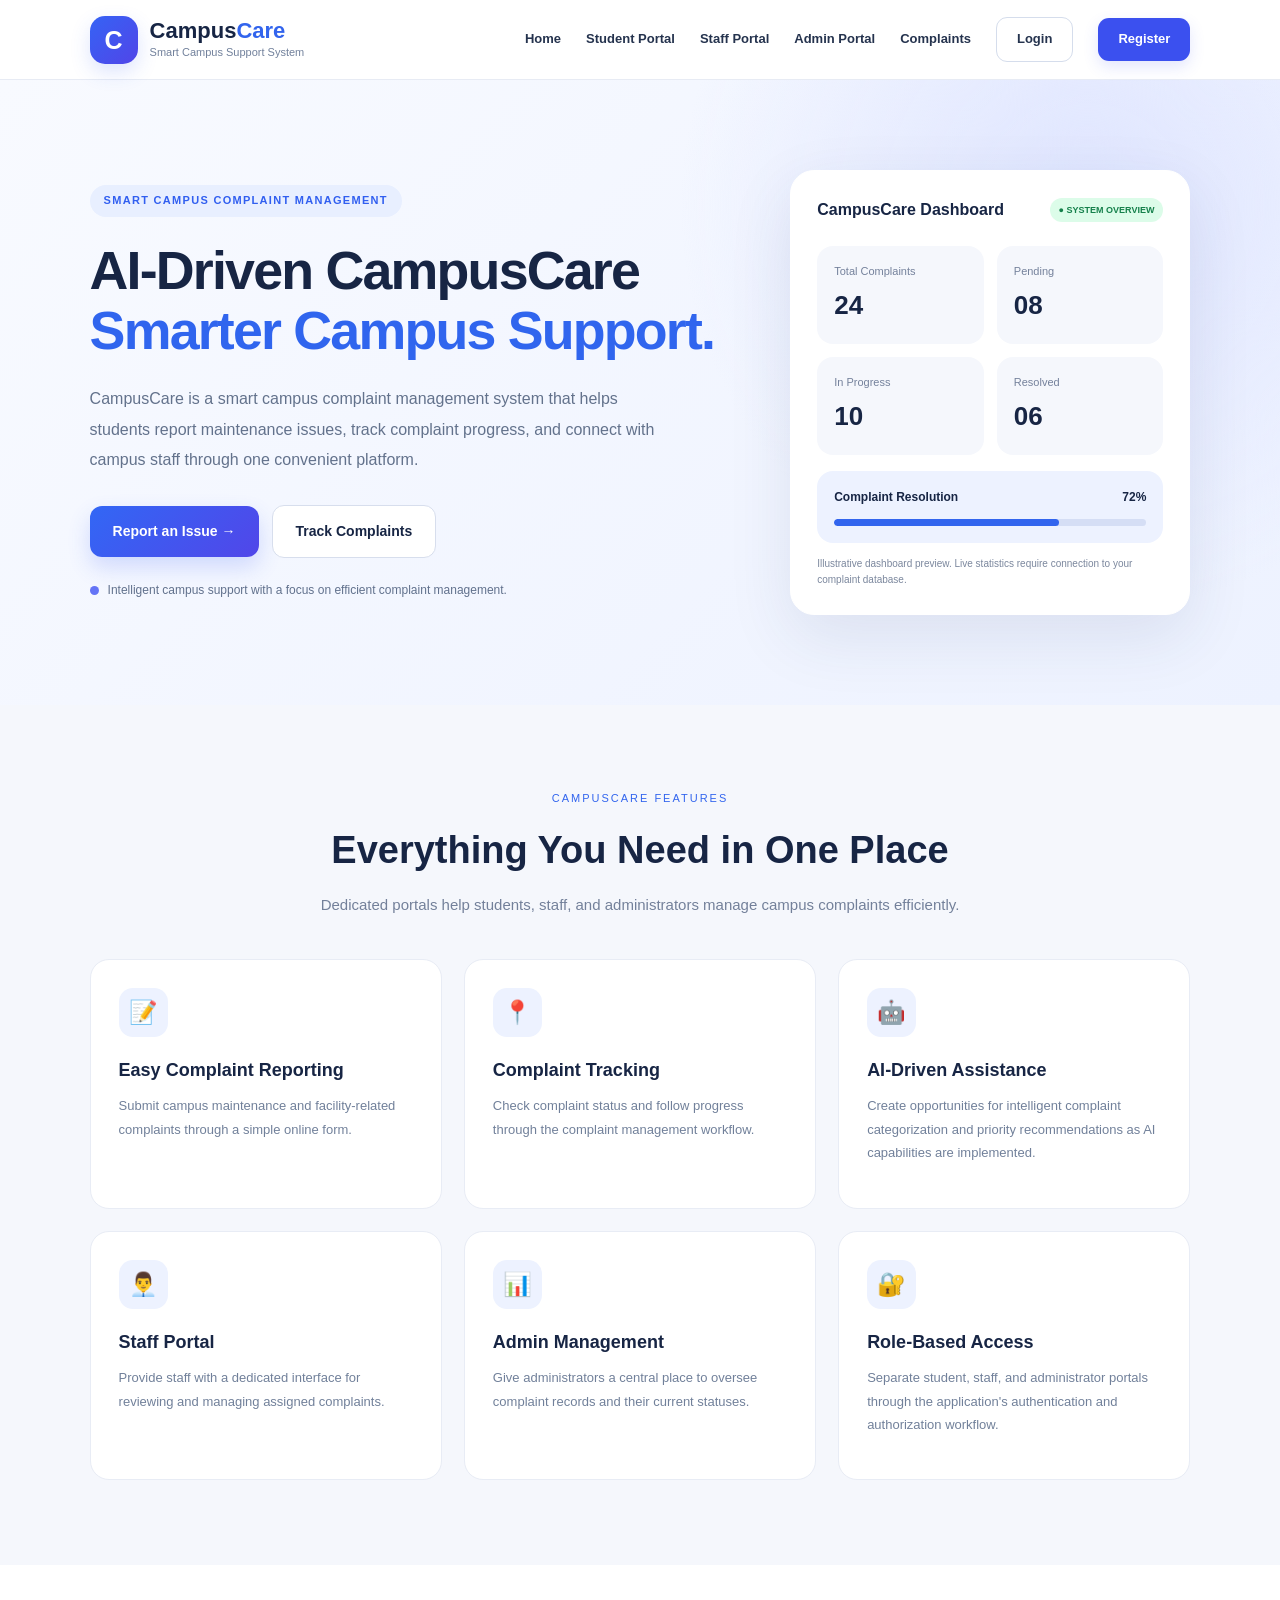
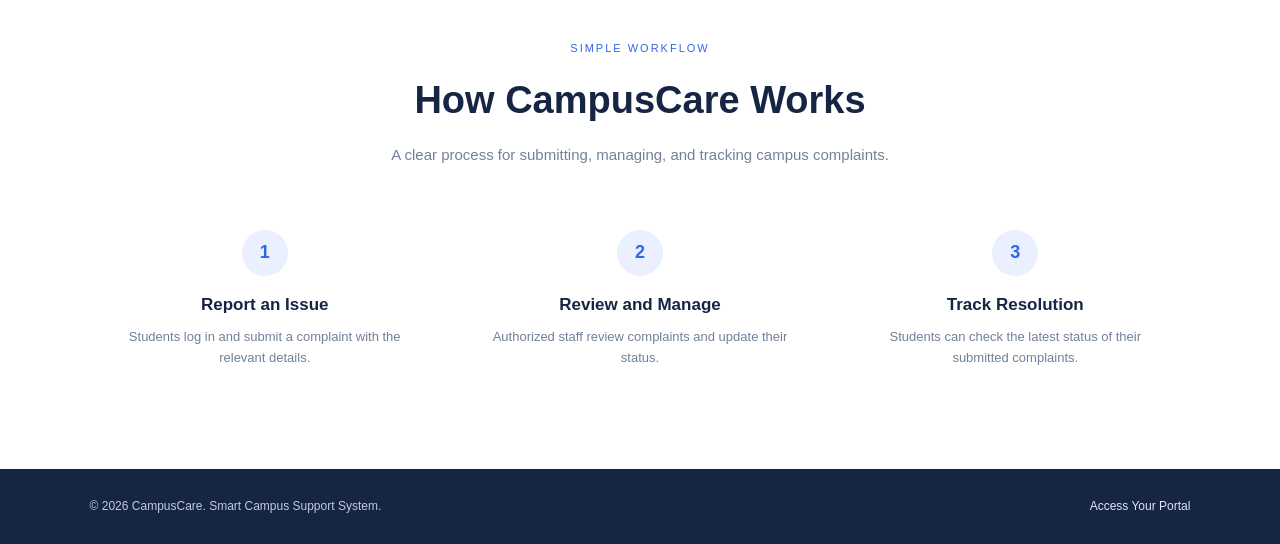
<file: frontend/index.html>
<!DOCTYPE html>
<html lang="en">
<head>
    <meta charset="UTF-8">
    <meta name="viewport" content="width=device-width, initial-scale=1.0">

    <title>CampusCare | AI-Driven Campus Complaint Management</title>

    <meta name="description"
          content="CampusCare is a smart campus complaint management system for reporting, tracking, and resolving campus issues efficiently.">

    <link rel="stylesheet" href="css/style.css">

    <style>
        * {
            margin: 0;
            padding: 0;
            box-sizing: border-box;
        }

        html {
            scroll-behavior: smooth;
        }

        body {
            font-family: "Segoe UI", Arial, sans-serif;
            background: #f5f7fc;
            color: #172544;
            line-height: 1.6;
        }

        a {
            text-decoration: none;
        }

        /* NAVBAR */

        .navbar {
            min-height: 80px;
            padding: 15px 7%;
            background: #ffffff;
            display: flex;
            justify-content: space-between;
            align-items: center;
            gap: 25px;
            border-bottom: 1px solid #e7ebf4;
            position: sticky;
            top: 0;
            z-index: 100;
        }

        .brand {
            display: flex;
            align-items: center;
            gap: 12px;
            flex-shrink: 0;
        }

        .brand-icon {
            width: 48px;
            height: 48px;
            background: linear-gradient(135deg, #3563f5, #5145e8);
            color: #fff;
            display: grid;
            place-items: center;
            border-radius: 15px;
            font-size: 25px;
            font-weight: 800;
            box-shadow: 0 8px 20px #365df52b;
        }

        .brand-name {
            font-size: 22px;
            font-weight: 800;
            color: #172544;
            line-height: 1.2;
        }

        .brand-name span {
            color: #3264ed;
        }

        .brand-tagline {
            color: #71809b;
            font-size: 11px;
        }

        .nav-links {
            display: flex;
            align-items: center;
            gap: 25px;
            flex-wrap: wrap;
        }

        .nav-links a {
            color: #25334e;
            font-size: 13px;
            font-weight: 650;
            transition: color 0.2s;
        }

        .nav-links a:hover {
            color: #3563f5;
        }

        .nav-links .login-btn,
        .nav-links .register-btn {
            padding: 11px 20px;
            border-radius: 11px;
        }

        .nav-links .login-btn {
            border: 1px solid #d5ddec;
        }

        .nav-links .register-btn {
            color: white;
            background: #3b50ef;
            box-shadow: 0 6px 15px #3b50ef25;
        }

        /* HERO SECTION */

        .hero {
            padding: 90px 7%;
            min-height: 560px;
            display: grid;
            grid-template-columns: 1.35fr 0.85fr;
            gap: 65px;
            align-items: center;
            background:
                radial-gradient(
                    circle at 85% 20%,
                    #dfe5ff 0,
                    transparent 34%
                ),
                linear-gradient(135deg, #f8faff, #edf2ff);
        }

        .eyebrow {
            display: inline-block;
            padding: 7px 14px;
            border-radius: 25px;
            background: #e8efff;
            color: #315ff0;
            font-size: 11px;
            font-weight: 800;
            letter-spacing: 1.3px;
            margin-bottom: 23px;
        }

        .hero h1 {
            font-size: clamp(38px, 4.2vw, 60px);
            line-height: 1.12;
            letter-spacing: -1.8px;
            font-weight: 800;
            color: #172544;
            margin-bottom: 24px;
        }

        .hero h1 span {
            display: block;
            color: #3065ee;
        }

        .hero-description {
            max-width: 580px;
            color: #63728c;
            font-size: 16px;
            line-height: 1.9;
            margin-bottom: 30px;
        }

        .hero-buttons {
            display: flex;
            flex-wrap: wrap;
            gap: 13px;
        }

        .btn {
            display: inline-block;
            padding: 14px 23px;
            border-radius: 12px;
            font-size: 14px;
            font-weight: 750;
            transition: transform 0.2s, box-shadow 0.2s;
        }

        .btn:hover {
            transform: translateY(-2px);
        }

        .btn-primary {
            background: linear-gradient(135deg, #3267f5, #5146e9);
            color: white;
            box-shadow: 0 10px 22px #385df532;
        }

        .btn-secondary {
            background: white;
            border: 1px solid #d7deed;
            color: #172544;
        }

        .ai-note {
            display: flex;
            align-items: center;
            gap: 9px;
            margin-top: 23px;
            color: #61718d;
            font-size: 12px;
        }

        .ai-dot {
            width: 9px;
            height: 9px;
            border-radius: 50%;
            background: #6474f6;
        }

        /* DASHBOARD PREVIEW */

        .dashboard-card {
            background: white;
            padding: 26px;
            border-radius: 24px;
            box-shadow: 0 22px 65px #263b681a;
            border: 1px solid #ffffff;
        }

        .dashboard-header {
            display: flex;
            align-items: center;
            justify-content: space-between;
            gap: 10px;
            margin-bottom: 23px;
        }

        .dashboard-header h2 {
            font-size: 16px;
            color: #172544;
        }

        .status {
            background: #dcfce9;
            color: #15804b;
            border-radius: 20px;
            padding: 5px 9px;
            font-size: 9px;
            font-weight: 800;
            white-space: nowrap;
        }

        .stats-grid {
            display: grid;
            grid-template-columns: 1fr 1fr;
            gap: 13px;
        }

        .stat {
            padding: 17px;
            background: #f5f7fc;
            border-radius: 16px;
        }

        .stat p {
            color: #74819b;
            font-size: 11px;
            margin-bottom: 5px;
        }

        .stat h3 {
            font-size: 26px;
            color: #172544;
        }

        .resolution {
            margin-top: 16px;
            padding: 17px;
            border-radius: 16px;
            background: #edf2ff;
        }

        .resolution-header {
            display: flex;
            justify-content: space-between;
            gap: 10px;
            font-size: 12px;
            font-weight: 750;
            margin-bottom: 12px;
        }

        .progress-track {
            height: 7px;
            background: #d5def5;
            border-radius: 10px;
            overflow: hidden;
        }

        .progress-fill {
            height: 100%;
            width: 72%;
            background: #3265ee;
            border-radius: 10px;
        }

        .dashboard-disclaimer {
            font-size: 10px;
            color: #7b879d;
            margin-top: 13px;
        }

        /* FEATURES */

        .features {
            padding: 85px 7%;
            text-align: center;
        }

        .section-label {
            color: #3265ee;
            font-size: 11px;
            font-weight: 200;
            letter-spacing: 2px;
            margin-bottom: 12px;
        }

        .section-title {
            font-size: clamp(28px, 3vw, 38px);
            color: #172544;
            margin-bottom: 12px;
        }

        .section-description {
            color: #73809a;
            font-size: 15px;
            max-width: 650px;
            margin: 0 auto;
        }

        .feature-grid {
            display: grid;
            grid-template-columns: repeat(3, 1fr);
            gap: 22px;
            margin-top: 42px;
            text-align: left;
        }

        .feature-card {
            background: white;
            padding: 28px;
            border: 1px solid #e8ecf5;
            border-radius: 19px;
            transition: transform 0.2s, box-shadow 0.2s;
        }

        .feature-card:hover {
            transform: translateY(-5px);
            box-shadow: 0 15px 35px #25365d0d;
        }

        .feature-icon {
            width: 49px;
            height: 49px;
            display: grid;
            place-items: center;
            border-radius: 14px;
            background: #edf2ff;
            font-size: 23px;
            margin-bottom: 19px;
        }

        .feature-card h3 {
            font-size: 18px;
            margin-bottom: 10px;
        }

        .feature-card p {
            color: #71809a;
            font-size: 13px;
            line-height: 1.8;
        }

        /* HOW IT WORKS */

        .how-it-works {
            padding: 75px 7%;
            background: white;
            text-align: center;
        }

        .steps {
            display: grid;
            grid-template-columns: repeat(3, 1fr);
            gap: 25px;
            margin-top: 38px;
        }

        .step {
            padding: 25px;
        }

        .step-number {
            width: 46px;
            height: 46px;
            margin: 0 auto 15px;
            border-radius: 50%;
            display: grid;
            place-items: center;
            background: #eaf0ff;
            color: #3265ee;
            font-size: 18px;
            font-weight: 800;
        }

        .step h3 {
            font-size: 17px;
            margin-bottom: 9px;
        }

        .step p {
            color: #71809a;
            font-size: 13px;
        }

        /* FOOTER */

        .footer {
            background: #172544;
            color: white;
            padding: 28px 7%;
            display: flex;
            justify-content: space-between;
            align-items: center;
            gap: 15px;
            flex-wrap: wrap;
        }

        .footer p {
            font-size: 12px;
            color: #c0cbe0;
        }

        .footer a {
            color: #dce5ff;
            font-size: 12px;
        }

        /* RESPONSIVE */

        @media (max-width: 1050px) {
            .navbar {
                padding: 15px 4%;
            }

            .nav-links {
                gap: 14px;
            }

            .hero {
                padding: 70px 5%;
                gap: 35px;
            }
        }

        @media (max-width: 800px) {
            .navbar {
                flex-direction: column;
                align-items: flex-start;
            }

            .nav-links {
                gap: 14px;
            }

            .hero {
                grid-template-columns: 1fr;
                padding: 55px 6%;
            }

            .dashboard-card {
                max-width: 500px;
                width: 100%;
            }

            .feature-grid,
            .steps {
                grid-template-columns: 1fr;
            }

            .features,
            .how-it-works {
                padding: 60px 6%;
            }
        }

        @media (max-width: 480px) {
            .nav-links {
                gap: 12px;
            }

            .nav-links a {
                font-size: 12px;
            }

            .hero h1 {
                font-size: 38px;
                letter-spacing: -1px;
            }

            .dashboard-card {
                padding: 18px;
            }

            .hero-buttons .btn {
                width: 100%;
                text-align: center;
            }
        }
    </style>
</head>

<body>

    <!-- NAVIGATION BAR -->
    <header class="navbar">

        <a href="index.html" class="brand">
            <div class="brand-icon">C</div>

            <div>
                <div class="brand-name">
                    Campus<span>Care</span>
                </div>
                <div class="brand-tagline">
                    Smart Campus Support System
                </div>
            </div>
        </a>

        <nav class="nav-links" aria-label="Main navigation">
            <a href="index.html">Home</a>
            <a href="student-dashboard.html">Student Portal</a>
            <a href="staff-dashboard.html">Staff Portal</a>
            <a href="admin-dashboard.html">Admin Portal</a>
            <a href="track-complaint.html">Complaints</a>
            <a href="login.html" class="login-btn">Login</a>
            <a href="register.html" class="register-btn">Register</a>
        </nav>

    </header>

    <main>

        <!-- HERO SECTION -->
        <section class="hero" id="home">

            <div class="hero-content">

                <div class="eyebrow">
                    SMART CAMPUS COMPLAINT MANAGEMENT
                </div>

                <h1>
                    AI-Driven CampusCare
                    <span>Smarter Campus Support.</span>
                   </h1>
                <p class="hero-description">
                    CampusCare is a smart campus complaint management
                    system that helps students report maintenance issues,
                    track complaint progress, and connect with campus staff
                    through one convenient platform.
                </p>

                <div class="hero-buttons">
                    <a href="complaint-form.html" class="btn btn-primary">
                        Report an Issue &rarr;
                    </a>

                    <a href="track-complaint.html"
                       class="btn btn-secondary">
                        Track Complaints
                    </a>
                </div>

                <div class="ai-note">
                    <span class="ai-dot"></span>
                    <span>
                        Intelligent campus support with a focus on
                        efficient complaint management.
                    </span>
                </div>

            </div>

            <!-- DASHBOARD PREVIEW -->
            <aside class="dashboard-card">

                <div class="dashboard-header">
                    <h2>CampusCare Dashboard</h2>
                    <span class="status">● SYSTEM OVERVIEW</span>
                </div>

                <div class="stats-grid">

                    <div class="stat">
                        <p>Total Complaints</p>
                        <h3>24</h3>
                    </div>

                    <div class="stat">
                        <p>Pending</p>
                        <h3>08</h3>
                    </div>

                    <div class="stat">
                        <p>In Progress</p>
                        <h3>10</h3>
                    </div>

                    <div class="stat">
                        <p>Resolved</p>
                        <h3>06</h3>
                    </div>

                </div>

                <div class="resolution">
                    <div class="resolution-header">
                        <span>Complaint Resolution</span>
                        <span>72%</span>
                    </div>

                    <div class="progress-track">
                        <div class="progress-fill"></div>
                    </div>
                </div>

                <p class="dashboard-disclaimer">
                    Illustrative dashboard preview. Live statistics
                    require connection to your complaint database.
                </p>

            </aside>

        </section>

        <!-- FEATURES -->
        <section class="features" id="features">

            <p class="section-label">CAMPUSCARE FEATURES</p>

            <h2 class="section-title">
                Everything You Need in One Place
            </h2>

            <p class="section-description">
                Dedicated portals help students, staff, and
                administrators manage campus complaints efficiently.
            </p>

            <div class="feature-grid">

                <article class="feature-card">
                    <div class="feature-icon">📝</div>
                    <h3>Easy Complaint Reporting</h3>
                    <p>
                        Submit campus maintenance and facility-related
                        complaints through a simple online form.
                    </p>
                </article>

                <article class="feature-card">
                    <div class="feature-icon">📍</div>
                    <h3>Complaint Tracking</h3>
                    <p>
                        Check complaint status and follow progress
                        through the complaint management workflow.
                    </p>
                </article>

                <article class="feature-card">
                    <div class="feature-icon">🤖</div>
                    <h3>AI-Driven Assistance</h3>
                    <p>
                        Create opportunities for intelligent complaint
                        categorization and priority recommendations
                        as AI capabilities are implemented.
                    </p>
                </article>

                <article class="feature-card">
                    <div class="feature-icon">👨‍💼</div>
                    <h3>Staff Portal</h3>
                    <p>
                        Provide staff with a dedicated interface
                        for reviewing and managing assigned complaints.
                    </p>
                </article>

                <article class="feature-card">
                    <div class="feature-icon">📊</div>
                    <h3>Admin Management</h3>
                    <p>
                        Give administrators a central place to oversee
                        complaint records and their current statuses.
                    </p>
                </article>

                <article class="feature-card">
                    <div class="feature-icon">🔐</div>
                    <h3>Role-Based Access</h3>
                    <p>
                        Separate student, staff, and administrator
                        portals through the application's authentication
                        and authorization workflow.
                    </p>
                </article>

            </div>

        </section>

        <!-- HOW IT WORKS -->
        <section class="how-it-works" id="how-it-works">

            <p class="section-label">SIMPLE WORKFLOW</p>

            <h2 class="section-title">How CampusCare Works</h2>

            <p class="section-description">
                A clear process for submitting, managing, and
                tracking campus complaints.
            </p>

            <div class="steps">

                <article class="step">
                    <div class="step-number">1</div>
                    <h3>Report an Issue</h3>
                    <p>
                        Students log in and submit a complaint
                        with the relevant details.
                    </p>
                </article>

                <article class="step">
                    <div class="step-number">2</div>
                    <h3>Review and Manage</h3>
                    <p>
                        Authorized staff review complaints and
                        update their status.
                    </p>
                </article>

                <article class="step">
                    <div class="step-number">3</div>
                    <h3>Track Resolution</h3>
                    <p>
                        Students can check the latest status
                        of their submitted complaints.
                    </p>
                </article>

            </div>

        </section>

    </main>

    <!-- FOOTER -->
    <footer class="footer">
        <p>
            &copy; 2026 CampusCare. Smart Campus Support System.
        </p>

        <a href="login.html">Access Your Portal</a>
    </footer>

</body>
</html>
</file>
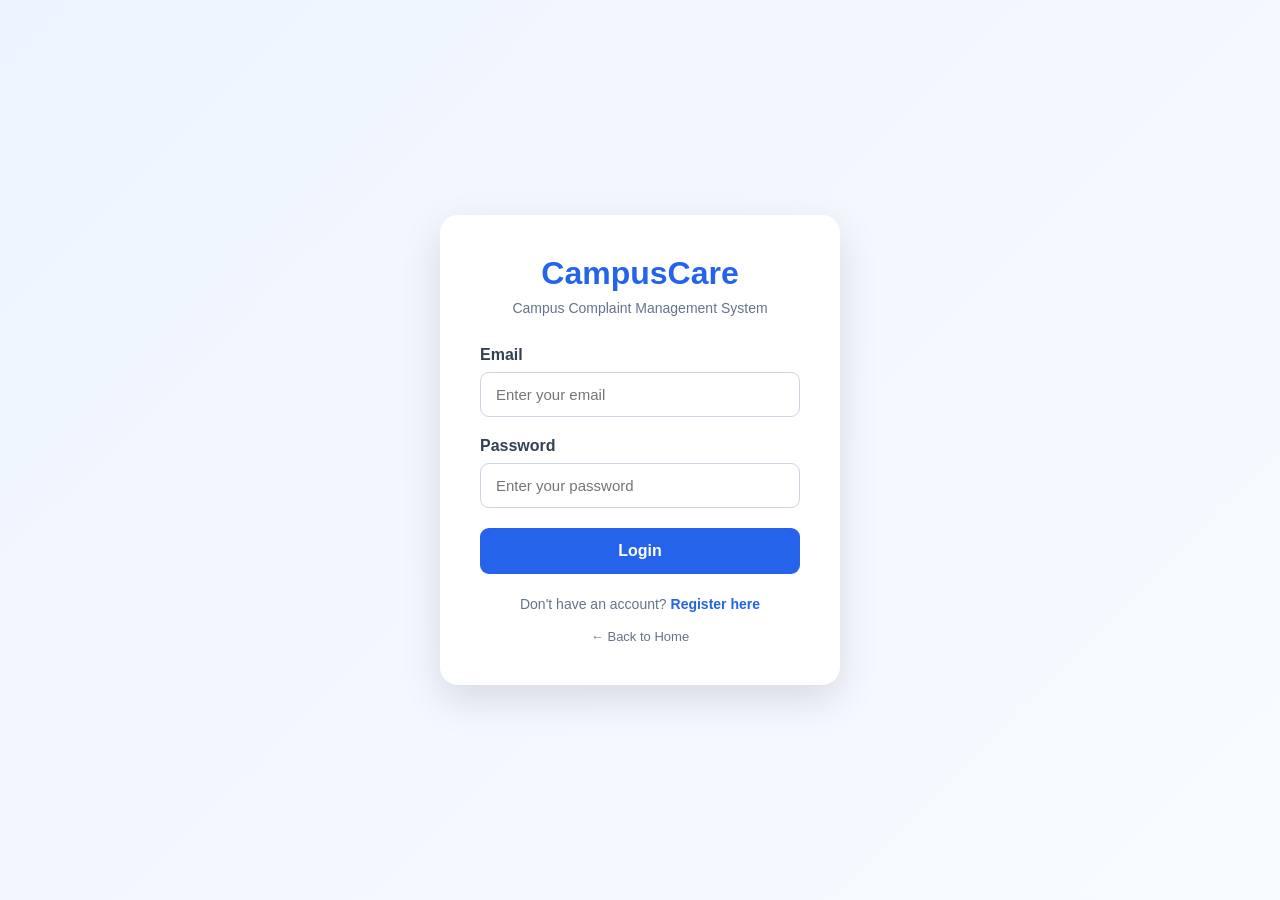
<file: frontend/admin-dashboard.html>
<!DOCTYPE html>
<html lang="en">
<head>
    <meta charset="UTF-8">
    <meta name="viewport" content="width=device-width, initial-scale=1.0">
    <title>CampusCare | Admin Dashboard</title>
    <script src="js/config.js"></script>

    <style>
        :root {
            --primary: #2563eb;
            --primary-dark: #1d4ed8;
            --navy: #0f172a;
            --navy-light: #172554;
            --background: #f4f7fb;
            --text: #172033;
            --muted: #64748b;
            --border: #e2e8f0;
            --shadow: 0 8px 24px rgba(15, 23, 42, .05);
        }

        * {
            box-sizing: border-box;
            margin: 0;
            padding: 0;
            font-family: "Segoe UI", Arial, sans-serif;
        }

        body {
            min-height: 100vh;
            background: var(--background);
            color: var(--text);
        }

        .sidebar {
            position: fixed;
            inset: 0 auto 0 0;
            z-index: 10;
            display: flex;
            flex-direction: column;
            width: 250px;
            padding: 28px 18px 20px;
            color: white;
            background: linear-gradient(180deg, var(--navy), var(--navy-light));
        }

        .brand {
            padding: 5px 12px 35px;
        }

        .brand h2 {
            font-size: 27px;
            letter-spacing: -.8px;
        }

        .brand h2 span {
            color: #60a5fa;
        }

        .brand p {
            margin-top: 6px;
            color: #94a3b8;
            font-size: 12px;
        }

        .navigation {
            display: grid;
            gap: 8px;
        }

        .navigation a {
            display: flex;
            align-items: center;
            gap: 12px;
            padding: 14px;
            border-radius: 10px;
            color: #cbd5e1;
            font-size: 14px;
            font-weight: 600;
            text-decoration: none;
            transition: .2s;
        }

        .navigation a:hover,
        .navigation a.active {
            color: white;
            background: var(--primary);
        }

        .sidebar-bottom {
            margin-top: auto;
            padding-top: 20px;
            border-top: 1px solid #ffffff20;
        }

        .profile {
            display: flex;
            align-items: center;
            gap: 10px;
            margin-bottom: 20px;
        }

        .avatar {
            display: grid;
            place-items: center;
            flex-shrink: 0;
            width: 40px;
            height: 40px;
            border-radius: 50%;
            color: white;
            background: linear-gradient(135deg, #60a5fa, #2563eb);
            font-weight: bold;
        }

        .profile strong,
        .profile small {
            display: block;
            overflow-wrap: anywhere;
        }

        .profile strong {
            font-size: 13px;
        }

        .profile small {
            margin-top: 4px;
            color: #94a3b8;
            font-size: 11px;
        }

        .logout {
            width: 100%;
            padding: 12px;
            border: 0;
            border-radius: 9px;
            color: white;
            background: #ef4444;
            cursor: pointer;
            font-weight: bold;
        }

        .logout:hover {
            background: #dc2626;
        }

        main {
            max-width: 1800px;
            margin-left: 250px;
            padding: 35px 36px;
        }

        .header {
            display: flex;
            align-items: center;
            justify-content: space-between;
            gap: 20px;
            margin-bottom: 30px;
        }

        .eyebrow {
            margin-bottom: 8px;
            color: var(--primary);
            font-size: 11px;
            font-weight: 800;
            letter-spacing: 1.2px;
            text-transform: uppercase;
        }

        h1 {
            margin-bottom: 8px;
            font-size: 29px;
            letter-spacing: -.5px;
        }

        .subtitle {
            color: var(--muted);
            font-size: 14px;
            line-height: 1.6;
        }

        .account-pill {
            display: flex;
            align-items: center;
            gap: 11px;
            padding: 9px 15px 9px 9px;
            border: 1px solid var(--border);
            border-radius: 40px;
            background: white;
            box-shadow: var(--shadow);
        }

        .account-pill strong,
        .account-pill small {
            display: block;
        }

        .account-pill strong {
            font-size: 13px;
        }

        .account-pill small {
            margin-top: 4px;
            color: var(--muted);
            font-size: 11px;
        }

        .stats {
            display: grid;
            grid-template-columns: repeat(4, minmax(0, 1fr));
            gap: 17px;
            margin-bottom: 25px;
        }

        .stat-card {
            position: relative;
            overflow: hidden;
            min-width: 0;
            padding: 23px;
            border: 1px solid #e8edf5;
            border-radius: 16px;
            background: white;
            box-shadow: var(--shadow);
        }

        .stat-card::before {
            position: absolute;
            top: 0;
            right: 0;
            left: 0;
            height: 3px;
            background: var(--accent, var(--primary));
            content: "";
        }

        .stat-heading {
            display: flex;
            align-items: center;
            justify-content: space-between;
            gap: 8px;
        }

        .stat-heading h3 {
            color: var(--muted);
            font-size: 12px;
            text-transform: uppercase;
        }

        .stat-icon {
            display: grid;
            place-items: center;
            width: 38px;
            height: 38px;
            border-radius: 11px;
            color: var(--accent, var(--primary));
            background: var(--icon-bg, #eff6ff);
            font-size: 18px;
        }

        .stat-value {
            margin-top: 17px;
            font-size: 31px;
            font-weight: 800;
        }

        .stat-note {
            margin-top: 7px;
            color: var(--muted);
            font-size: 11px;
        }

        .content-grid {
            display: grid;
            grid-template-columns: minmax(0, 1.4fr) minmax(260px, .8fr);
            gap: 20px;
            align-items: start;
        }

        .panel {
            min-width: 0;
            margin-bottom: 22px;
            padding: 25px;
            border: 1px solid #e8edf5;
            border-radius: 16px;
            background: white;
            box-shadow: var(--shadow);
        }

        .panel-header {
            display: flex;
            align-items: flex-start;
            justify-content: space-between;
            gap: 12px;
            margin-bottom: 20px;
        }

        .panel-header h2 {
            margin-bottom: 6px;
            font-size: 18px;
        }

        .panel-header p {
            color: var(--muted);
            font-size: 12px;
            line-height: 1.6;
        }

        .refresh-btn {
            padding: 9px 12px;
            border: 1px solid var(--border);
            border-radius: 8px;
            color: var(--primary);
            background: white;
            cursor: pointer;
            font-weight: 600;
        }

        .user-row,
        .status-row {
            display: flex;
            align-items: center;
            justify-content: space-between;
            gap: 12px;
            padding: 16px 0;
            border-bottom: 1px solid #edf1f7;
        }

        .user-row:last-child,
        .status-row:last-child {
            border-bottom: 0;
        }

        .user-info {
            min-width: 0;
        }

        .user-info strong,
        .user-info small {
            display: block;
            overflow-wrap: anywhere;
        }

        .user-info strong {
            margin-bottom: 5px;
            font-size: 13px;
        }

        .user-info small {
            color: var(--muted);
            font-size: 11px;
            line-height: 1.5;
        }

        .role-badge {
            flex-shrink: 0;
            padding: 6px 10px;
            border-radius: 20px;
            font-size: 10px;
            font-weight: 800;
            text-transform: capitalize;
        }

        .role-badge.admin {
            color: #991b1b;
            background: #fee2e2;
        }

        .role-badge.staff,
        .role-badge.faculty {
            color: #92400e;
            background: #fef3c7;
        }

        .role-badge.student {
            color: #1e40af;
            background: #dbeafe;
        }

        .overview-list {
            display: grid;
            gap: 13px;
        }

        .overview-item {
            display: flex;
            align-items: center;
            gap: 12px;
            padding: 13px;
            border: 1px solid #edf1f7;
            border-radius: 12px;
        }

        .overview-icon {
            display: grid;
            place-items: center;
            flex-shrink: 0;
            width: 37px;
            height: 37px;
            border-radius: 10px;
            color: var(--primary);
            background: #eff6ff;
        }

        .overview-item strong {
            display: block;
            margin-bottom: 4px;
            font-size: 12px;
        }

        .overview-item small {
            color: var(--muted);
            font-size: 11px;
            line-height: 1.5;
        }

        .notice,
        .empty-state {
            padding: 24px 12px;
            color: var(--muted);
            font-size: 13px;
            line-height: 1.6;
            text-align: center;
        }

        .notice.error {
            color: #b91c1c;
        }

        .status-note {
            margin-top: 18px;
            padding: 13px;
            border: 1px solid var(--border);
            border-radius: 10px;
            color: var(--muted);
            background: #f8fafc;
            font-size: 11px;
            line-height: 1.6;
        }

        @media (max-width: 1200px) {
            main {
                padding: 28px 22px;
            }

            .stats {
                grid-template-columns: repeat(2, minmax(0, 1fr));
            }

            .content-grid {
                grid-template-columns: 1fr;
            }
        }

        @media (max-width: 760px) {
            .sidebar {
                width: 76px;
                padding: 22px 10px;
            }

            .brand {
                padding: 4px 0 30px;
                text-align: center;
            }

            .brand h2 {
                font-size: 0;
            }

            .brand h2::after {
                content: "CC";
                font-size: 19px;
            }

            .brand p,
            .nav-label,
            .profile-details {
                display: none;
            }

            .navigation a {
                justify-content: center;
                padding: 14px 8px;
                font-size: 0;
            }

            .navigation a span:first-child {
                font-size: 18px;
            }

            .profile {
                justify-content: center;
            }

            .logout {
                padding: 10px 2px;
                font-size: 11px;
            }

            main {
                margin-left: 76px;
                padding: 23px 15px;
            }

            .header {
                align-items: flex-start;
            }

            h1 {
                font-size: 22px;
            }

            .account-pill {
                display: none;
            }

            .panel {
                padding: 19px 15px;
            }
        }

        @media (max-width: 430px) {
            .stats {
                grid-template-columns: 1fr;
            }

            .subtitle {
                font-size: 12px;
            }
        }
    </style>
</head>

<body>
<aside class="sidebar">
    <div class="brand">
        <h2>Campus<span>Care</span></h2>
        <p>Administration Portal</p>
    </div>

    <nav class="navigation">
        <a href="#overview" class="active">
            <span>▦</span><span class="nav-label">Overview</span>
        </a>
        <a href="#users-section">
            <span>♙</span><span class="nav-label">User Management</span>
        </a>
        <a href="#stats-section">
            <span>▤</span><span class="nav-label">System Summary</span>
        </a>
        <a href="#" onclick="handleLogout(); return false;">
            <span>↪</span><span class="nav-label">Logout</span>
        </a>
    </nav>

    <div class="sidebar-bottom">
        <div class="profile">
            <div class="avatar" id="sidebar-initial">A</div>
            <div class="profile-details">
                <strong id="sidebar-name">Administrator</strong>
                <small>Admin account</small>
            </div>
        </div>
        <button class="logout" onclick="handleLogout()">Sign out</button>
    </div>
</aside>

<main id="overview">
    <header class="header">
        <div>
            <div class="eyebrow">CampusCare / Admin</div>
            <h1 id="greeting">System Administrator Control</h1>
            <p class="subtitle">
                Manage campus complaints, review registered accounts,
                and monitor system activity.
            </p>
        </div>

        <div class="account-pill">
            <div class="avatar" id="account-initial"
                 style="background:#dbeafe;color:#2563eb">A</div>
            <div>
                <strong id="account-name">Administrator</strong>
                <small>Administrator</small>
            </div>
        </div>
    </header>

    <section class="stats" id="stats-section">
        <article class="stat-card"
                 style="--accent:#2563eb;--icon-bg:#eff6ff">
            <div class="stat-heading">
                <h3>Total complaints</h3>
                <div class="stat-icon">▤</div>
            </div>
            <div class="stat-value" id="metric-total">—</div>
            <div class="stat-note">All submitted campus issues</div>
        </article>

        <article class="stat-card"
                 style="--accent:#7c3aed;--icon-bg:#f3e8ff">
            <div class="stat-heading">
                <h3>Registered users</h3>
                <div class="stat-icon">♙</div>
            </div>
            <div class="stat-value" id="metric-users">—</div>
            <div class="stat-note">Accounts in the system</div>
        </article>

        <article class="stat-card"
                 style="--accent:#d97706;--icon-bg:#fef3c7">
            <div class="stat-heading">
                <h3>Pending issues</h3>
                <div class="stat-icon">◷</div>
            </div>
            <div class="stat-value" id="metric-pending">—</div>
            <div class="stat-note">Waiting for attention</div>
        </article>

        <article class="stat-card"
                 style="--accent:#16a34a;--icon-bg:#dcfce7">
            <div class="stat-heading">
                <h3>Resolution rate</h3>
                <div class="stat-icon">✓</div>
            </div>
            <div class="stat-value" id="metric-ratio">—</div>
            <div class="stat-note">Resolved complaints as a share of total</div>
        </article>
    </section>

    <div class="content-grid">
        <section class="panel" id="users-section">
            <div class="panel-header">
                <div>
                    <h2>Registered users</h2>
                    <p>Review accounts and their assigned roles.</p>
                </div>
                <button class="refresh-btn" onclick="loadUsers()">
                    Refresh
                </button>
            </div>
            <div id="users-container">
                <div class="empty-state">Loading registered users…</div>
            </div>
        </section>

        <section class="panel">
            <div class="panel-header">
                <div>
                    <h2>Admin overview</h2>
                    <p>Quick guide to dashboard indicators.</p>
                </div>
            </div>

            <div class="overview-list">
                <div class="overview-item">
                    <div class="overview-icon">▤</div>
                    <div>
                        <strong>Complaint monitoring</strong>
                        <small>View complaint totals returned by the backend.</small>
                    </div>
                </div>

                <div class="overview-item">
                    <div class="overview-icon">♙</div>
                    <div>
                        <strong>Account visibility</strong>
                        <small>Review registered users and assigned roles.</small>
                    </div>
                </div>

                <div class="overview-item">
                    <div class="overview-icon">✓</div>
                    <div>
                        <strong>Resolution progress</strong>
                        <small>Track pending issues and resolution rate.</small>
                    </div>
                </div>
            </div>

            <div class="status-note">
                Dashboard figures depend on the CampusCare API and a valid
                Admin session. If values remain blank, check the backend.
            </div>
        </section>
    </div>
</main>

<script>
const API_BASE_URL =
    window.CAMPUSCARE_API_BASE_URL || "http://127.0.0.1:8000";

function getLoggedInUser() {
    try {
        return JSON.parse(localStorage.getItem("user") || "null");
    } catch (error) {
        return null;
    }
}

function getToken() {
    return localStorage.getItem("access_token");
}

function escapeHTML(value) {
    const div = document.createElement("div");
    div.textContent = value ?? "";
    return div.innerHTML;
}

function handleLogout() {
    localStorage.removeItem("access_token");
    localStorage.removeItem("user");
    window.location.href = "login.html";
}

function showUser(user) {
    if (!user || !user.name) return;

    const initial = user.name.charAt(0).toUpperCase();

    document.getElementById("greeting").textContent =
        `Welcome, ${user.name}`;

    document.getElementById("account-name").textContent = user.name;
    document.getElementById("sidebar-name").textContent = user.name;
    document.getElementById("account-initial").textContent = initial;
    document.getElementById("sidebar-initial").textContent = initial;
}

async function apiGet(path) {
    const token = getToken();

    const response = await fetch(`${API_BASE_URL}${path}`, {
        method: "GET",
        headers: {
            "Authorization": `Bearer ${token}`,
            "Accept": "application/json"
        }
    });

    const data = await response.json().catch(() => ({}));

    if (!response.ok) {
        throw new Error(
            data.detail || `Request failed (${response.status})`
        );
    }

    return data;
}

async function loadAdminStats() {
    try {
        const data = await apiGet("/api/admin/stats");

        document.getElementById("metric-total").textContent =
            data.total_complaints ?? 0;

        document.getElementById("metric-users").textContent =
            data.total_users ?? 0;

        document.getElementById("metric-pending").textContent =
            data.pending ?? 0;

        const total = Number(data.total_complaints ?? 0);
        const resolved = Number(data.resolved ?? 0);

        document.getElementById("metric-ratio").textContent =
            (total > 0 ? Math.round(resolved / total * 100) : 0) + "%";

    } catch (error) {
        console.error("Admin statistics could not be loaded:", error);
        document.getElementById("metric-total").textContent = "—";
        document.getElementById("metric-users").textContent = "—";
        document.getElementById("metric-pending").textContent = "—";
        document.getElementById("metric-ratio").textContent = "—";
    }
}

async function loadUsers() {
    const container = document.getElementById("users-container");
    container.innerHTML = '<div class="empty-state">Loading users…</div>';

    try {
        const data = await apiGet("/api/admin/users");
        const users = Array.isArray(data) ? data : (data.users || []);

        if (!users.length) {
            container.innerHTML =
                '<div class="empty-state">No registered users found.</div>';
            return;
        }

        container.innerHTML = users.map(user => {
            const role = String(user.role || "student").toLowerCase();
            const badge = ["admin", "staff", "faculty"].includes(role)
                ? role : "student";

            return `
                <div class="user-row">
                    <div class="user-info">
                        <strong>${escapeHTML(user.name || "Unnamed user")}</strong>
                        <small>${escapeHTML(user.email || "")}</small>
                    </div>
                    <span class="role-badge ${badge}">
                        ${escapeHTML(role)}
                    </span>
                </div>
            `;
        }).join("");

    } catch (error) {
        console.error("Unable to load users:", error);
        container.innerHTML = `
            <div class="empty-state">
                Could not load users from the backend.<br>
                Check that the API route exists and your Admin session is valid.
            </div>
        `;
    }
}

async function initializeDashboard() {
    const token = getToken();
    const user = getLoggedInUser();

    if (!token || !user) {
        window.location.href = "login.html";
        return;
    }

    if (String(user.role || "").toLowerCase() !== "admin") {
        alert("Admin access required.");
        window.location.href = "login.html";
        return;
    }

    showUser(user);

    await Promise.all([
        loadAdminStats(),
        loadUsers()
    ]);
}

document.addEventListener("DOMContentLoaded", initializeDashboard);
</script>
</body>
</html>
</file>
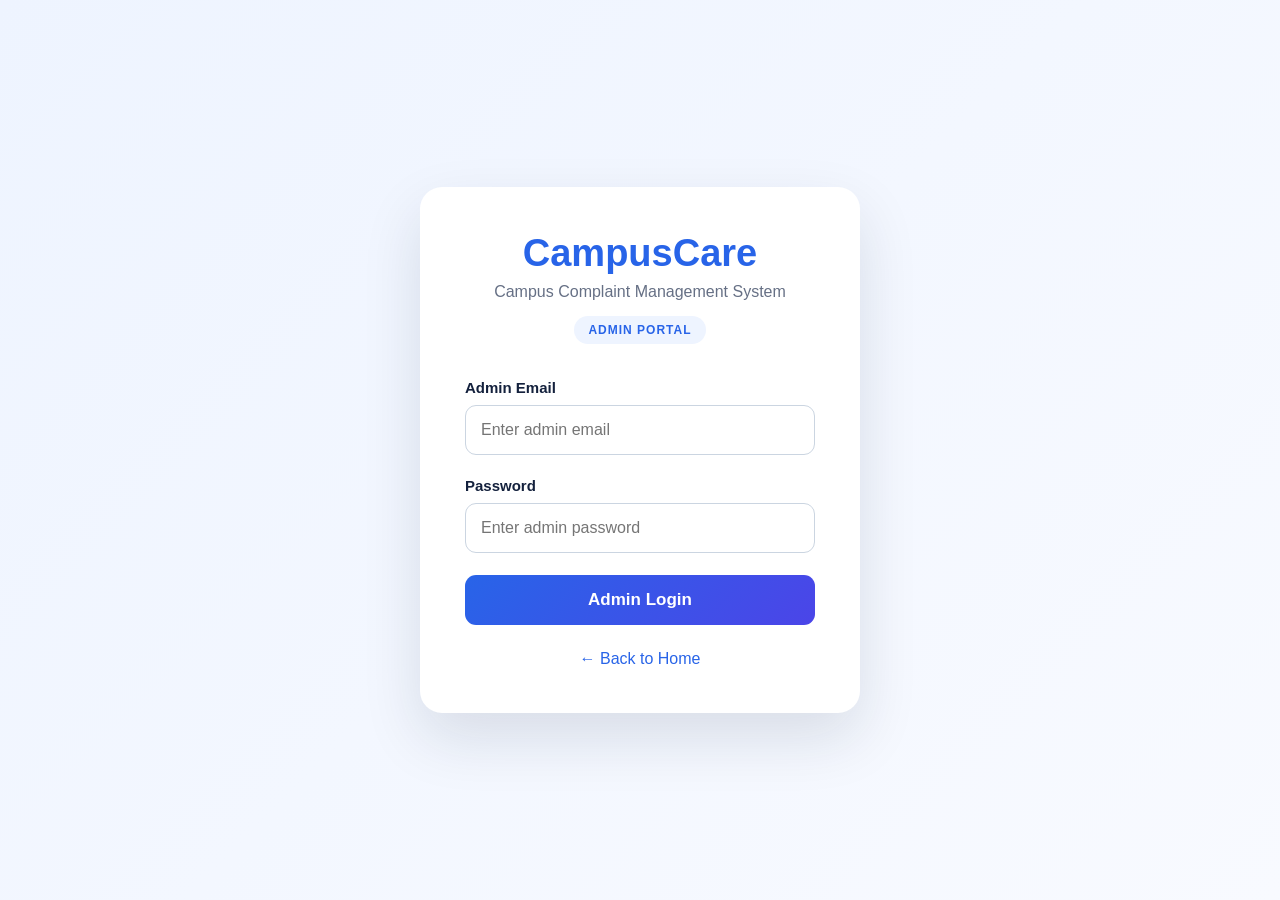
<file: frontend/admin-login.html>
<!DOCTYPE html>
<html lang="en">
<head>
    <script src="js/config.js"></script>
    <meta charset="UTF-8">
    <meta name="viewport" content="width=device-width, initial-scale=1.0">

    <title>CampusCare Admin Login</title>

    <style>
        * {
            box-sizing: border-box;
            margin: 0;
            padding: 0;
        }

        body {
            font-family: Arial, Helvetica, sans-serif;
            min-height: 100vh;
            background: linear-gradient(135deg, #eef4ff, #f8faff);
            display: flex;
            align-items: center;
            justify-content: center;
            color: #14213d;
        }

        .login-card {
            width: 440px;
            max-width: 92%;
            background: white;
            padding: 45px;
            border-radius: 22px;
            box-shadow: 0 25px 60px rgba(20, 33, 61, 0.12);
        }

        .logo {
            text-align: center;
            margin-bottom: 35px;
        }

        .logo h1 {
            color: #2864e8;
            font-size: 38px;
            margin-bottom: 8px;
        }

        .logo p {
            color: #667085;
        }

        .admin-badge {
            display: inline-block;
            margin-top: 15px;
            padding: 7px 14px;
            border-radius: 20px;
            background: #eef4ff;
            color: #2864e8;
            font-size: 12px;
            font-weight: bold;
            letter-spacing: 1px;
        }

        .form-group {
            margin-bottom: 22px;
        }

        label {
            display: block;
            font-size: 15px;
            font-weight: bold;
            margin-bottom: 9px;
        }

        input {
            width: 100%;
            padding: 15px;
            border: 1px solid #cbd5e1;
            border-radius: 11px;
            font-size: 16px;
            outline: none;
        }

        input:focus {
            border-color: #2864e8;
            box-shadow: 0 0 0 3px rgba(40, 100, 232, 0.1);
        }

        button {
            width: 100%;
            padding: 15px;
            border: none;
            border-radius: 11px;
            background: linear-gradient(135deg, #2864e8, #4b45e8);
            color: white;
            font-size: 17px;
            font-weight: bold;
            cursor: pointer;
        }

        button:hover {
            transform: translateY(-1px);
        }

        #message {
            margin-top: 18px;
            padding: 13px;
            border-radius: 10px;
            text-align: center;
            display: none;
        }

        .error {
            display: block !important;
            background: #fee2e2;
            color: #b91c1c;
        }

        .back {
            display: block;
            text-align: center;
            margin-top: 25px;
            color: #2864e8;
            text-decoration: none;
        }
    </style>
</head>

<body>

<div class="login-card">

    <div class="logo">
        <h1>CampusCare</h1>
        <p>Campus Complaint Management System</p>
        <span class="admin-badge">ADMIN PORTAL</span>
    </div>

    <form id="adminLoginForm">

        <div class="form-group">
            <label for="email">Admin Email</label>
            <input
                type="email"
                id="email"
                placeholder="Enter admin email"
                required
            >
        </div>

        <div class="form-group">
            <label for="password">Password</label>
            <input
                type="password"
                id="password"
                placeholder="Enter admin password"
                required
            >
        </div>

        <button type="submit">
            Admin Login
        </button>

        <div id="message"></div>

    </form>

    <a href="index.html" class="back">
        ← Back to Home
    </a>

</div>

<script>

const API_BASE = window.CAMPUSCARE_API_BASE_URL;

document
    .getElementById("adminLoginForm")
    .addEventListener("submit", async function(event) {

        event.preventDefault();

        const email = document.getElementById("email").value.trim();
        const password = document.getElementById("password").value;

        const message = document.getElementById("message");

        message.className = "";
        message.style.display = "none";

        try {

            const response = await fetch(
                `${API_BASE}/api/auth/login`,
                {
                    method: "POST",
                    headers: {
                        "Content-Type": "application/json"
                    },
                    body: JSON.stringify({
                        email: email,
                        password: password
                    })
                }
            );

            const data = await response.json();

            if (!response.ok) {
                throw new Error(
                    data.detail || "Invalid admin email or password"
                );
            }

            if (!data.user || data.user.role !== "admin") {

                message.textContent =
                    "This account is not an administrator.";

                message.className = "error";

                return;
            }

            localStorage.setItem(
                "access_token",
                data.access_token
            );

            localStorage.setItem(
                "user",
                JSON.stringify(data.user)
            );

            window.location.href = "admin-dashboard.html";

        } catch (error) {

            message.textContent =
                error.message || "Unable to connect to CampusCare backend.";

            message.className = "error";
        }

    });

</script>

</body>
</html>
</file>
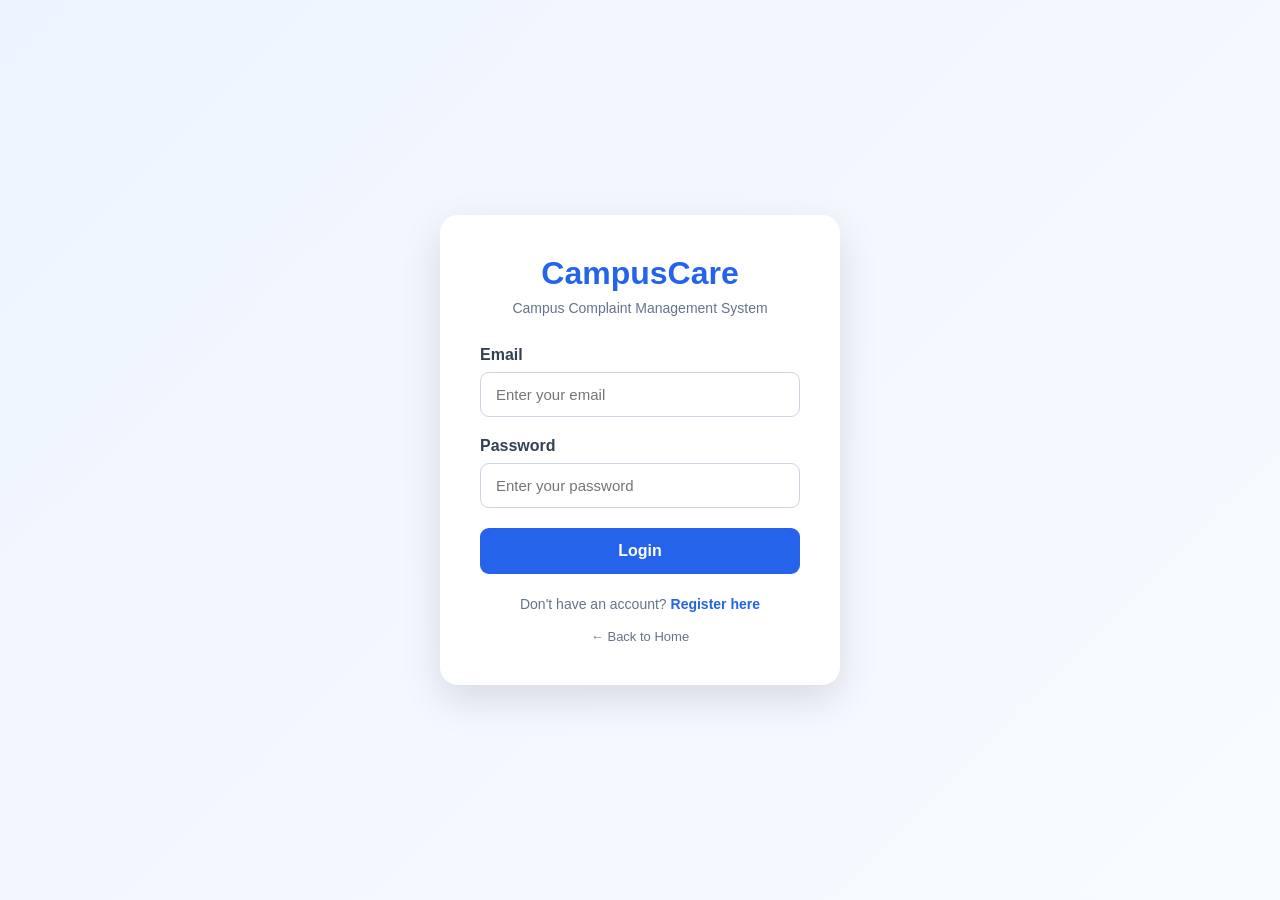
<file: frontend/complaint-form.html>
<!DOCTYPE html>
<html lang="en">

<head>
    <script src="js/config.js"></script>
    <meta charset="UTF-8">
    <meta name="viewport" content="width=device-width, initial-scale=1.0">

    <title>CampusCare | Report Issue</title>

    <style>

        * {
            margin: 0;
            padding: 0;
            box-sizing: border-box;
            font-family: "Segoe UI", Arial, sans-serif;
        }

        body {
            background: #f4f7fb;
            color: #172033;
        }

        /* ==============================
           MAIN LAYOUT
        ============================== */

        .dashboard {
            display: flex;
            min-height: 100vh;
        }


        /* ==============================
           SIDEBAR
        ============================== */

        .sidebar {
            width: 250px;
            background: linear-gradient(180deg, #0f172a, #172554);
            color: white;
            padding: 25px 18px;
            display: flex;
            flex-direction: column;
            position: fixed;
            left: 0;
            top: 0;
            bottom: 0;
            z-index: 100;
        }


        .logo {
            padding: 5px 12px 35px;
        }

        .logo h1 {
            font-size: 27px;
            letter-spacing: -0.5px;
        }

        .logo span {
            color: #60a5fa;
        }

        .logo p {
            color: #94a3b8;
            font-size: 12px;
            margin-top: 5px;
        }


        /* ==============================
           NAVIGATION
        ============================== */

        .nav {
            display: flex;
            flex-direction: column;
            gap: 8px;
        }

        .nav a {
            text-decoration: none;
            color: #cbd5e1;
            padding: 13px 15px;
            border-radius: 10px;

            display: flex;
            align-items: center;
            gap: 12px;

            font-size: 15px;

            transition: 0.25s;
        }

        .nav a:hover {
            background: rgba(255, 255, 255, 0.08);
            color: white;
            transform: translateX(3px);
        }

        .nav a.active {
            background: #2563eb;
            color: white;
            box-shadow: 0 7px 18px rgba(37, 99, 235, 0.3);
        }

        .nav-icon {
            width: 22px;
            text-align: center;
            font-size: 17px;
        }


        /* ==============================
           SIDEBAR BOTTOM
        ============================== */

        .sidebar-bottom {
            margin-top: auto;
        }

        .user-mini {
            border-top: 1px solid rgba(255,255,255,0.1);
            padding: 18px 10px;
            margin-bottom: 10px;
        }

        .user-mini strong {
            display: block;
            color: white;
            font-size: 14px;
        }

        .user-mini small {
            color: #94a3b8;
            font-size: 12px;
        }

        .logout-btn {
            width: 100%;
            border: none;
            background: #ef4444;
            color: white;
            padding: 12px;
            border-radius: 9px;

            cursor: pointer;

            font-size: 14px;
            font-weight: 600;

            transition: 0.2s;
        }

        .logout-btn:hover {
            background: #dc2626;
        }


        /* ==============================
           MAIN
        ============================== */

        .main {
            margin-left: 250px;
            width: calc(100% - 250px);
            padding: 35px 45px;
        }


        /* ==============================
           HEADER
        ============================== */

        .page-header {
            display: flex;
            justify-content: space-between;
            align-items: center;

            margin-bottom: 28px;
        }

        .page-title h2 {
            font-size: 30px;
            margin-bottom: 7px;
        }

        .page-title p {
            color: #64748b;
            font-size: 15px;
        }


        /* ==============================
           PROFILE
        ============================== */

        .profile {
            display: flex;
            align-items: center;
            gap: 12px;

            background: white;

            padding: 8px 15px 8px 8px;

            border-radius: 40px;

            box-shadow:
                0 4px 15px rgba(15, 23, 42, 0.07);
        }

        .avatar {
            width: 42px;
            height: 42px;

            border-radius: 50%;

            background:
                linear-gradient(
                    135deg,
                    #2563eb,
                    #60a5fa
                );

            color: white;

            display: flex;
            align-items: center;
            justify-content: center;

            font-weight: bold;
            font-size: 16px;
        }

        .profile-info strong {
            display: block;
            font-size: 13px;
        }

        .profile-info small {
            color: #64748b;
            font-size: 11px;
        }


        /* ==============================
           FORM CARD
        ============================== */

        .form-card {
            background: white;

            border-radius: 18px;

            padding: 32px;

            max-width: 1050px;

            box-shadow:
                0 6px 25px rgba(15, 23, 42, 0.06);

            border: 1px solid #eef2f7;
        }


        .form-intro {
            margin-bottom: 28px;
        }

        .form-intro h3 {
            font-size: 20px;
            margin-bottom: 6px;
        }

        .form-intro p {
            color: #64748b;
            font-size: 14px;
        }


        /* ==============================
           FORM GRID
        ============================== */

        .form-grid {
            display: grid;

            grid-template-columns:
                1fr 1fr;

            gap: 22px;
        }

        .form-group {
            display: flex;
            flex-direction: column;
        }

        .full {
            grid-column: 1 / -1;
        }


        label {
            font-size: 14px;

            font-weight: 600;

            color: #334155;

            margin-bottom: 8px;
        }

        .required {
            color: #ef4444;
        }


        input,
        select,
        textarea {

            width: 100%;

            border: 1px solid #d5dde8;

            border-radius: 10px;

            padding: 13px 14px;

            font-size: 14px;

            color: #172033;

            background: #ffffff;

            outline: none;

            transition: 0.2s;
        }


        input::placeholder,
        textarea::placeholder {
            color: #94a3b8;
        }


        input:focus,
        select:focus,
        textarea:focus {

            border-color: #2563eb;

            box-shadow:
                0 0 0 3px
                rgba(37, 99, 235, 0.10);
        }


        select {
            cursor: pointer;
        }


        textarea {
            min-height: 150px;

            resize: vertical;
        }


        /* ==============================
           DESCRIPTION COUNTER
        ============================== */

        .textarea-footer {
            display: flex;
            justify-content: space-between;

            margin-top: 6px;
        }

        .hint {
            color: #94a3b8;
            font-size: 12px;
        }

        .counter {
            color: #94a3b8;
            font-size: 12px;
        }


        /* ==============================
           INFO BOX
        ============================== */

        .info-box {

            grid-column: 1 / -1;

            background: #eff6ff;

            border: 1px solid #dbeafe;

            border-radius: 11px;

            padding: 14px 16px;

            display: flex;

            gap: 12px;

            align-items: flex-start;
        }

        .info-icon {
            font-size: 18px;
        }

        .info-box strong {
            display: block;

            color: #1e40af;

            font-size: 13px;

            margin-bottom: 3px;
        }

        .info-box p {
            color: #475569;

            font-size: 12px;

            line-height: 1.5;
        }


        /* ==============================
           BUTTONS
        ============================== */

        .form-actions {

            display: flex;

            justify-content: flex-end;

            gap: 12px;

            margin-top: 28px;

            padding-top: 22px;

            border-top: 1px solid #eef2f7;
        }


        .cancel-btn,
        .submit-btn {

            padding: 13px 22px;

            border-radius: 9px;

            font-size: 14px;

            font-weight: 600;

            cursor: pointer;

            transition: 0.2s;
        }


        .cancel-btn {

            background: white;

            border: 1px solid #d5dde8;

            color: #475569;

        }

        .cancel-btn:hover {

            border-color: #94a3b8;

            background: #f8fafc;

        }


        .submit-btn {

            background: #2563eb;

            color: white;

            border: none;

            min-width: 160px;

        }

        .submit-btn:hover {

            background: #1d4ed8;

            transform: translateY(-1px);

            box-shadow:
                0 7px 15px
                rgba(37, 99, 235, 0.2);

        }

        .submit-btn:disabled {

            background: #94a3b8;

            cursor: not-allowed;

            transform: none;

            box-shadow: none;

        }


        /* ==============================
           MESSAGE
        ============================== */

        .message {

            display: none;

            margin-top: 20px;

            padding: 14px 16px;

            border-radius: 10px;

            font-size: 14px;

            line-height: 1.5;
        }


        .message.success {

            display: block;

            background: #dcfce7;

            color: #166534;

            border: 1px solid #bbf7d0;
        }


        .message.error {

            display: block;

            background: #fee2e2;

            color: #b91c1c;

            border: 1px solid #fecaca;
        }


        /* ==============================
           MOBILE
        ============================== */

        @media (max-width: 850px) {

            .sidebar {
                width: 210px;
            }

            .main {
                margin-left: 210px;

                width:
                    calc(100% - 210px);

                padding: 25px;
            }

            .profile {
                display: none;
            }

            .form-grid {
                grid-template-columns: 1fr;
            }

            .full {
                grid-column: auto;
            }

            .info-box {
                grid-column: auto;
            }
        }


        @media (max-width: 600px) {

            .dashboard {
                display: block;
            }

            .sidebar {
                position: relative;

                width: 100%;

                height: auto;
            }

            .main {
                margin-left: 0;

                width: 100%;

                padding: 20px;
            }

            .nav {
                flex-direction: row;

                overflow-x: auto;
            }

            .nav a {
                white-space: nowrap;
            }

            .page-header {
                display: block;
            }

            .form-card {
                padding: 22px;
            }

            .form-actions {
                flex-direction: column;
            }

            .cancel-btn,
            .submit-btn {
                width: 100%;
            }

        }

    </style>

</head>


<body>


<div class="dashboard">


    <!-- ==========================================
         SIDEBAR
    =========================================== -->

    <aside class="sidebar">

        <div class="logo">

            <h1>
                Campus<span>Care</span>
            </h1>

            <p>
                Student Portal
            </p>

        </div>


        <nav class="nav">

            <a href="student-dashboard.html">

                <span class="nav-icon">
                    ⌂
                </span>

                Dashboard

            </a>


            <a
                href="complaint-form.html"
                class="active"
            >

                <span class="nav-icon">
                    ＋
                </span>

                Report Issue

            </a>


            <a href="track-complaint.html">

                <span class="nav-icon">
                    ◉
                </span>

                Track Complaints

            </a>

        </nav>


        <div class="sidebar-bottom">

            <div class="user-mini">

                <strong id="sidebarName">
                    Student
                </strong>

                <small id="sidebarEmail">
                    student@email.com
                </small>

            </div>


            <button
                class="logout-btn"
                onclick="logout()"
            >
                Logout
            </button>

        </div>

    </aside>



    <!-- ==========================================
         MAIN CONTENT
    =========================================== -->

    <main class="main">


        <!-- HEADER -->

        <div class="page-header">

            <div class="page-title">

                <h2>
                    Report a Maintenance Issue
                </h2>

                <p>
                    Submit a complaint and our campus team will review it.
                </p>

            </div>


            <div class="profile">

                <div
                    class="avatar"
                    id="avatar"
                >
                    S
                </div>


                <div class="profile-info">

                    <strong id="profileName">
                        Student
                    </strong>

                    <small>
                        Student Account
                    </small>

                </div>

            </div>

        </div>



        <!-- ==========================================
             FORM
        =========================================== -->

        <section class="form-card">


            <div class="form-intro">

                <h3>
                    Complaint Details
                </h3>

                <p>
                    Please provide accurate information so the issue can be resolved quickly.
                </p>

            </div>


            <form id="complaintForm">


                <div class="form-grid">


                    <!-- TITLE -->

                    <div class="form-group full">

                        <label for="title">

                            Issue Title
                            <span class="required">*</span>

                        </label>

                        <input
                            type="text"
                            id="title"
                            placeholder="Example: Water leakage in Room 204"
                            required
                        >

                    </div>



                    <!-- CATEGORY -->

                    <div class="form-group">

                        <label for="category">

                            Category
                            <span class="required">*</span>

                        </label>

                        <select
                            id="category"
                            required
                        >

                            <option value="">
                                Select category
                            </option>

                            <option value="Electrical">
                                Electrical
                            </option>

                            <option value="Plumbing">
                                Plumbing
                            </option>

                            <option value="Cleaning">
                                Cleaning
                            </option>

                            <option value="Infrastructure">
                                Infrastructure
                            </option>

                            <option value="Internet">
                                Internet / Wi-Fi
                            </option>

                            <option value="Furniture">
                                Furniture
                            </option>

                            <option value="Other">
                                Other
                            </option>

                        </select>

                    </div>



                    <!-- PRIORITY -->

                    <div class="form-group">

                        <label for="priority">

                            Priority
                            <span class="required">*</span>

                        </label>

                        <select
                            id="priority"
                            required
                        >

                            <option value="">
                                Select priority
                            </option>

                            <option value="Low">
                                Low
                            </option>

                            <option value="Medium">
                                Medium
                            </option>

                            <option value="High">
                                High
                            </option>

                        </select>

                    </div>



                    <!-- LOCATION -->

                    <div class="form-group full">

                        <label for="location">

                            Location
                            <span class="required">*</span>

                        </label>

                        <input
                            type="text"
                            id="location"
                            placeholder="Example: Block B, Room 204"
                            required
                        >

                    </div>



                    <!-- DESCRIPTION -->

                    <div class="form-group full">

                        <label for="description">

                            Description
                            <span class="required">*</span>

                        </label>

                        <textarea
                            id="description"
                            maxlength="500"
                            placeholder="Describe the problem clearly..."
                            required
                        ></textarea>


                        <div class="textarea-footer">

                            <span class="hint">
                                Include useful details about the issue.
                            </span>

                            <span
                                class="counter"
                                id="counter"
                            >
                                0 / 500
                            </span>

                        </div>

                    </div>



                    <!-- INFORMATION -->

                    <div class="info-box">

                        <div class="info-icon">
                            💡
                        </div>

                        <div>

                            <strong>
                                What happens after you submit?
                            </strong>

                            <p>
                                Your complaint will be recorded in CampusCare
                                and assigned the status <b>Pending</b>.
                                You can track its progress from the
                                Track Complaints section.
                            </p>

                        </div>

                    </div>


                </div>



                <!-- MESSAGE -->

                <div
                    id="message"
                    class="message"
                ></div>



                <!-- ACTIONS -->

                <div class="form-actions">

                    <button
                        type="button"
                        class="cancel-btn"
                        onclick="goDashboard()"
                    >
                        Cancel
                    </button>


                    <button
                        type="submit"
                        class="submit-btn"
                        id="submitButton"
                    >
                        Submit Complaint
                    </button>

                </div>


            </form>

        </section>


    </main>

</div>



<script>

    // =====================================================
    // API
    // =====================================================

    const API_BASE = window.CAMPUSCARE_API_BASE_URL;


    // =====================================================
    // CHECK LOGIN
    // =====================================================

    const token =
        localStorage.getItem("access_token");

    const userString =
        localStorage.getItem("user");


    if (!token || !userString) {

        window.location.href =
            "login.html";

    }


    let user;


    try {

        user =
            JSON.parse(userString);

    }

    catch (error) {

        localStorage.clear();

        window.location.href =
            "login.html";

    }



    // =====================================================
    // DISPLAY USER
    // =====================================================

    if (user) {

        document.getElementById(
            "sidebarName"
        ).textContent =
            user.name;


        document.getElementById(
            "sidebarEmail"
        ).textContent =
            user.email;


        document.getElementById(
            "profileName"
        ).textContent =
            user.name;


        document.getElementById(
            "avatar"
        ).textContent =
            user.name
                .charAt(0)
                .toUpperCase();

    }



    // =====================================================
    // DESCRIPTION COUNTER
    // =====================================================

    const description =
        document.getElementById(
            "description"
        );

    const counter =
        document.getElementById(
            "counter"
        );


    description.addEventListener(
        "input",
        function() {

            counter.textContent =
                `${description.value.length} / 500`;

        }
    );



    // =====================================================
    // SUBMIT COMPLAINT
    // =====================================================

    document
        .getElementById("complaintForm")
        .addEventListener(
            "submit",
            async function(event) {

                event.preventDefault();


                const message =
                    document.getElementById(
                        "message"
                    );


                const submitButton =
                    document.getElementById(
                        "submitButton"
                    );


                message.className =
                    "message";

                message.textContent =
                    "";


                // -----------------------------------------
                // GET FORM VALUES
                // -----------------------------------------

                const title =
                    document
                        .getElementById("title")
                        .value
                        .trim();


                const category =
                    document
                        .getElementById("category")
                        .value;


                const priority =
                    document
                        .getElementById("priority")
                        .value;


                const location =
                    document
                        .getElementById("location")
                        .value
                        .trim();


                const descriptionValue =
                    document
                        .getElementById("description")
                        .value
                        .trim();



                // -----------------------------------------
                // DISABLE BUTTON
                // -----------------------------------------

                submitButton.disabled =
                    true;

                submitButton.textContent =
                    "Submitting...";



                try {

                    // -------------------------------------
                    // SEND TO FASTAPI
                    // -------------------------------------

                    const response =
                        await fetch(
                            `${API_BASE}/api/complaints`,
                            {

                                method: "POST",

                                headers: {

                                    "Content-Type":
                                        "application/json",

                                    "Authorization":
                                        `Bearer ${token}`

                                },

                                body:
                                    JSON.stringify({

                                        student_name:
                                            user.name,

                                        email:
                                            user.email,

                                        title:
                                            title,

                                        category:
                                            category,

                                        location:
                                            location,

                                        description:
                                            descriptionValue,

                                        priority:
                                            priority

                                    })

                            }
                        );



                    const data =
                        await response.json();



                    // -------------------------------------
                    // ERROR
                    // -------------------------------------

                    if (!response.ok) {

                        if (
                            response.status === 401
                        ) {

                            localStorage.clear();

                            window.location.href =
                                "login.html";

                            return;

                        }


                        throw new Error(
                            data.detail ||
                            "Unable to submit complaint."
                        );

                    }



                    // -------------------------------------
                    // SUCCESS
                    // -------------------------------------

                    message.className =
                        "message success";


                    message.innerHTML =

                        `✓ Complaint submitted successfully! 
                         Your Complaint ID is 
                         <strong>#${data.complaint_id}</strong>.
                         <br>
                         Status: <strong>${data.status}</strong>`;



                    // -------------------------------------
                    // RESET FORM
                    // -------------------------------------

                    document
                        .getElementById(
                            "complaintForm"
                        )
                        .reset();


                    counter.textContent =
                        "0 / 500";



                    // -------------------------------------
                    // GO TO DASHBOARD AFTER SUCCESS
                    // -------------------------------------

                    setTimeout(
                        function() {

                            window.location.href =
                                "student-dashboard.html";

                        },
                        2000
                    );


                }

                catch (error) {

                    console.error(
                        "Complaint submission error:",
                        error
                    );


                    message.className =
                        "message error";


                    message.textContent =
                        error.message ||
                        "Unable to connect to CampusCare server.";

                }


                finally {

                    submitButton.disabled =
                        false;

                    submitButton.textContent =
                        "Submit Complaint";

                }

            }
        );



    // =====================================================
    // DASHBOARD
    // =====================================================

    function goDashboard() {

        window.location.href =
            "student-dashboard.html";

    }



    // =====================================================
    // LOGOUT
    // =====================================================

    function logout() {

        localStorage.removeItem(
            "access_token"
        );

        localStorage.removeItem(
            "user"
        );

        window.location.href =
            "login.html";

    }

</script>


</body>
</html>
</file>
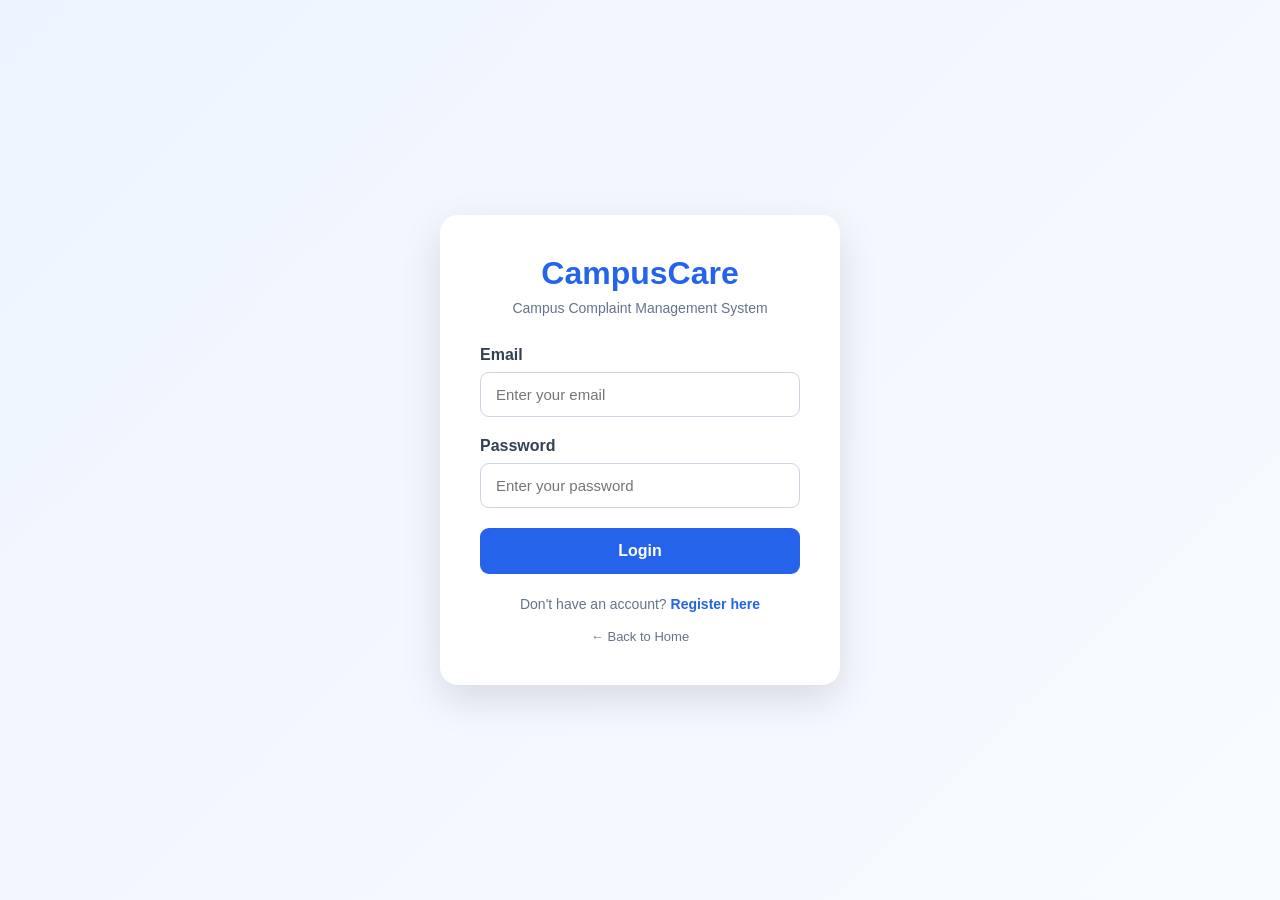
<file: frontend/login.html>
<!DOCTYPE html>
<html lang="en">
<head>
    <script src="js/config.js"></script>
    <meta charset="UTF-8">
    <meta name="viewport" content="width=device-width, initial-scale=1.0">

    <title>CampusCare | Login</title>

    <style>
        * {
            margin: 0;
            padding: 0;
            box-sizing: border-box;
            font-family: Arial, sans-serif;
        }

        body {
            min-height: 100vh;
            background: linear-gradient(135deg, #eef4ff, #f8fbff);
            display: flex;
            align-items: center;
            justify-content: center;
        }

        .login-container {
            width: 400px;
            background: white;
            padding: 40px;
            border-radius: 18px;
            box-shadow: 0 15px 40px rgba(0, 0, 0, 0.12);
        }

        .logo {
            text-align: center;
            margin-bottom: 30px;
        }

        .logo h1 {
            color: #2563eb;
            font-size: 32px;
            margin-bottom: 8px;
        }

        .logo p {
            color: #64748b;
            font-size: 14px;
        }

        .form-group {
            margin-bottom: 20px;
        }

        label {
            display: block;
            margin-bottom: 8px;
            color: #334155;
            font-weight: 600;
        }

        input {
            width: 100%;
            padding: 13px 15px;
            border: 1px solid #cbd5e1;
            border-radius: 9px;
            font-size: 15px;
            outline: none;
        }

        input:focus {
            border-color: #2563eb;
            box-shadow: 0 0 0 3px rgba(37, 99, 235, 0.1);
        }

        button {
            width: 100%;
            padding: 14px;
            border: none;
            border-radius: 9px;
            background: #2563eb;
            color: white;
            font-size: 16px;
            font-weight: bold;
            cursor: pointer;
            transition: 0.2s;
        }

        button:hover {
            background: #1d4ed8;
        }

        button:disabled {
            background: #94a3b8;
            cursor: not-allowed;
        }

        .message {
            margin-top: 15px;
            padding: 12px;
            border-radius: 8px;
            display: none;
            font-size: 14px;
            text-align: center;
        }

        .error {
            display: block;
            background: #fee2e2;
            color: #b91c1c;
        }

        .success {
            display: block;
            background: #dcfce7;
            color: #15803d;
        }

        .register-link {
            text-align: center;
            margin-top: 22px;
            color: #64748b;
            font-size: 14px;
        }

        .register-link a {
            color: #2563eb;
            text-decoration: none;
            font-weight: bold;
        }

        .register-link a:hover {
            text-decoration: underline;
        }

        .back-home {
            text-align: center;
            margin-top: 15px;
        }

        .back-home a {
            color: #64748b;
            text-decoration: none;
            font-size: 13px;
        }

        .back-home a:hover {
            color: #2563eb;
        }
    </style>
</head>

<body>

    <div class="login-container">

        <div class="logo">
            <h1>CampusCare</h1>
            <p>Campus Complaint Management System</p>
        </div>

        <form id="loginForm">

            <div class="form-group">
                <label for="email">Email</label>

                <input
                    type="email"
                    id="email"
                    placeholder="Enter your email"
                    required
                >
            </div>

            <div class="form-group">
                <label for="password">Password</label>

                <input
                    type="password"
                    id="password"
                    placeholder="Enter your password"
                    required
                >
            </div>

            <button type="submit" id="loginButton">
                Login
            </button>

            <div id="message" class="message"></div>

        </form>

        <div class="register-link">
            Don't have an account?
            <a href="register.html">Register here</a>
        </div>

        <div class="back-home">
            <a href="index.html">← Back to Home</a>
        </div>

    </div>


    <script>

        // =====================================================
        // CAMPUSCARE API
        // =====================================================

        const API_BASE = window.CAMPUSCARE_API_BASE_URL;


        // =====================================================
        // LOGIN FORM
        // =====================================================

        document
            .getElementById("loginForm")
            .addEventListener("submit", async function(event) {

                event.preventDefault();

                const email =
                    document.getElementById("email").value.trim();

                const password =
                    document.getElementById("password").value;

                const message =
                    document.getElementById("message");

                const loginButton =
                    document.getElementById("loginButton");


                // Clear previous message
                message.className = "message";
                message.textContent = "";


                // Disable button
                loginButton.disabled = true;
                loginButton.textContent = "Logging in...";


                try {

                    // =================================================
                    // SEND LOGIN REQUEST TO FASTAPI
                    // =================================================

                    const response = await fetch(
                        `${API_BASE}/api/auth/login`,
                        {
                            method: "POST",

                            headers: {
                                "Content-Type": "application/json"
                            },

                            body: JSON.stringify({
                                email: email,
                                password: password
                            })
                        }
                    );


                    const data = await response.json();


                    // =================================================
                    // LOGIN FAILED
                    // =================================================

                    if (!response.ok) {

                        throw new Error(
                            data.detail || "Invalid email or password"
                        );
                    }


                    // =================================================
                    // SAVE JWT TOKEN
                    // =================================================

                    localStorage.setItem(
                        "access_token",
                        data.access_token
                    );


                    // =================================================
                    // SAVE USER INFORMATION
                    // =================================================

                    localStorage.setItem(
                        "user",
                        JSON.stringify(data.user)
                    );


                    // =================================================
                    // SUCCESS MESSAGE
                    // =================================================

                    message.className = "message success";

                    message.textContent =
                        `Login successful! Welcome ${data.user.name}`;


                    // =================================================
                    // ROLE BASED REDIRECTION
                    // =================================================

                    setTimeout(function() {

                        if (["student", "faculty"].includes(data.user.role)) {

                            window.location.href =
                                "student-dashboard.html";

                        }
                        else if (data.user.role === "staff") {

                            window.location.href =
                                "staff-dashboard.html";

                        }
                        else if (data.user.role === "admin") {

                            window.location.href =
                                "admin-dashboard.html";

                        }
                        else {

                            throw new Error(
                                "Unknown user role"
                            );
                        }

                    }, 700);


                }
                catch (error) {

                    console.error("Login Error:", error);

                    message.className = "message error";

                    message.textContent =
                        error.message ||
                        "Unable to connect to CampusCare server.";

                }
                finally {

                    loginButton.disabled = false;

                    loginButton.textContent = "Login";

                }

            });

    </script>

</body>
</html>
</file>
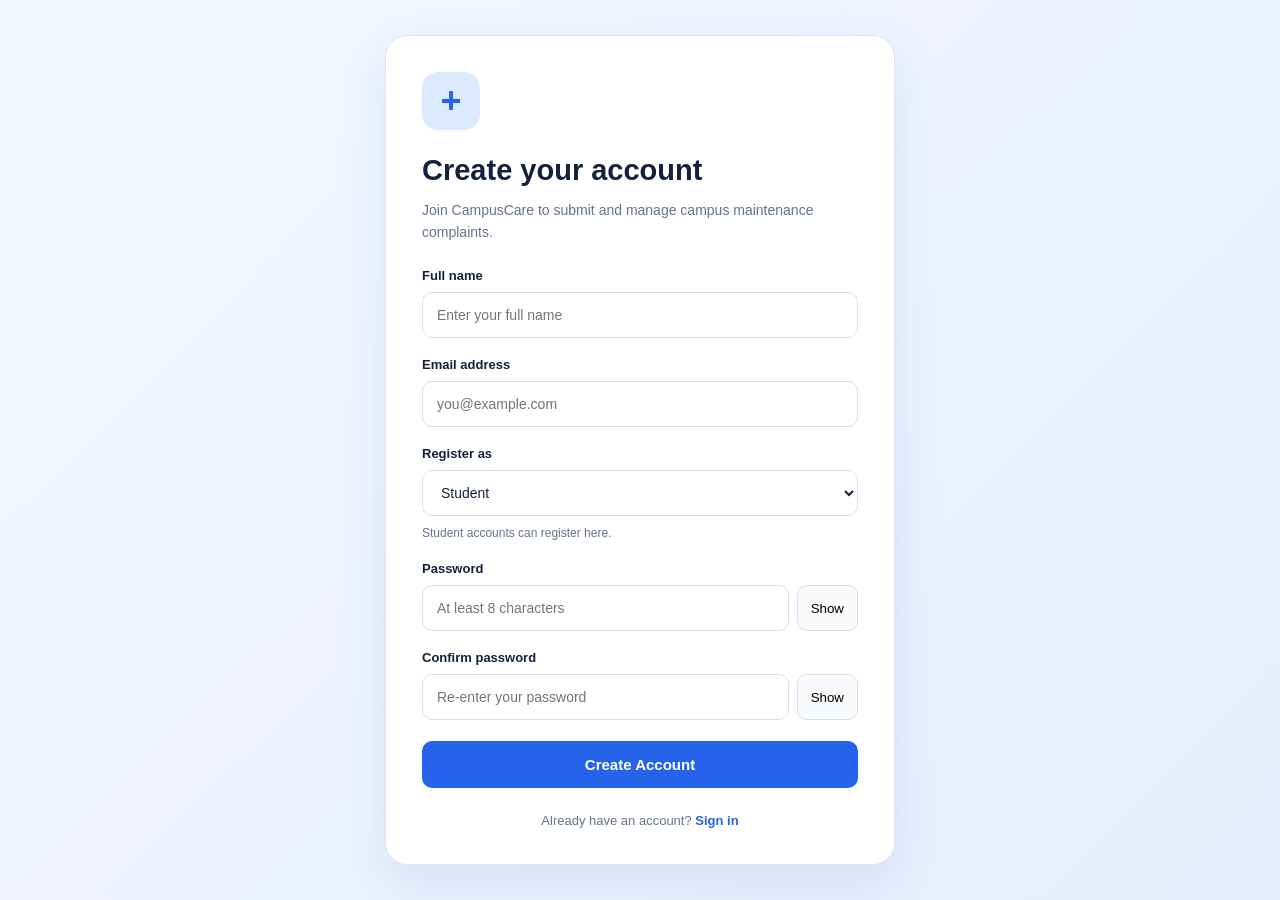
<file: frontend/register.html>
<!DOCTYPE html>
<html lang="en">
<head>
    <meta charset="UTF-8">
    <meta name="viewport" content="width=device-width, initial-scale=1.0">
    <title>Create Account | CampusCare</title>

    <style>
        * {
            box-sizing: border-box;
            margin: 0;
            padding: 0;
        }

        body {
            min-height: 100vh;
            padding: 30px 16px;
            display: flex;
            justify-content: center;
            align-items: center;
            font-family: Arial, sans-serif;
            background: linear-gradient(135deg, #f3f8ff, #e8edff);
            color: #14213d;
        }

        .register-card {
            width: 100%;
            max-width: 510px;
            padding: 36px;
            background: white;
            border: 1px solid #dce5f4;
            border-radius: 22px;
            box-shadow: 0 18px 50px rgba(35, 75, 140, 0.10);
        }

        .logo {
            width: 58px;
            height: 58px;
            display: flex;
            align-items: center;
            justify-content: center;
            margin-bottom: 24px;
            border-radius: 16px;
            background: #dceaff;
            color: #2563eb;
            font-size: 36px;
            font-weight: bold;
        }

        h1 {
            margin-bottom: 12px;
            font-size: 29px;
        }

        .subtitle {
            margin-bottom: 25px;
            color: #64748b;
            line-height: 1.6;
            font-size: 14px;
        }

        .field {
            margin-bottom: 19px;
        }

        label {
            display: block;
            margin-bottom: 9px;
            font-size: 13px;
            font-weight: bold;
        }

        input, select {
            width: 100%;
            min-height: 46px;
            padding: 12px 14px;
            border: 1px solid #d4dfef;
            border-radius: 10px;
            background: white;
            color: #14213d;
            font-size: 14px;
            outline: none;
        }

        input:focus, select:focus {
            border-color: #2563eb;
            box-shadow: 0 0 0 3px rgba(37, 99, 235, 0.12);
        }

        .password-row {
            display: flex;
            gap: 8px;
        }

        .password-row input {
            flex: 1;
            min-width: 0;
        }

        .toggle-password {
            padding: 0 13px;
            border: 1px solid #d4dfef;
            border-radius: 10px;
            background: #f8fafc;
            cursor: pointer;
        }

        .hint {
            margin-top: 8px;
            color: #64748b;
            font-size: 12px;
            line-height: 1.5;
        }

        .message {
            display: none;
            margin-bottom: 20px;
            padding: 12px;
            border-radius: 10px;
            font-size: 13px;
            line-height: 1.5;
            overflow-wrap: anywhere;
        }

        .message.error {
            display: block;
            color: #b91c1c;
            background: #fff1f2;
            border: 1px solid #fecaca;
        }

        .message.success {
            display: block;
            color: #166534;
            background: #f0fdf4;
            border: 1px solid #bbf7d0;
        }

        .submit-btn {
            width: 100%;
            min-height: 47px;
            margin-top: 2px;
            border: none;
            border-radius: 10px;
            background: #2563eb;
            color: white;
            font-size: 15px;
            font-weight: bold;
            cursor: pointer;
        }

        .submit-btn:hover {
            background: #1d4ed8;
        }

        .submit-btn:disabled {
            opacity: 0.65;
            cursor: not-allowed;
        }

        .footer {
            margin-top: 25px;
            text-align: center;
            color: #64748b;
            font-size: 13px;
        }

        a {
            color: #2563eb;
            font-weight: bold;
            text-decoration: none;
        }

        [hidden] {
            display: none !important;
        }

        @media (max-width: 480px) {
            .register-card {
                padding: 25px 20px;
            }

            h1 {
                font-size: 25px;
            }
        }
    </style>
</head>

<body>
    <main class="register-card">
        <div class="logo">+</div>

        <h1>Create your account</h1>

        <p class="subtitle">
            Join CampusCare to submit and manage campus maintenance complaints.
        </p>

        <div id="message" class="message"
             role="alert" aria-live="polite"></div>

        <form id="registerForm">
            <div class="field">
                <label for="name">Full name</label>
                <input
                    type="text"
                    id="name"
                    name="name"
                    placeholder="Enter your full name"
                    maxlength="120"
                    autocomplete="name"
                    required
                >
            </div>

            <div class="field">
                <label for="email">Email address</label>
                <input
                    type="email"
                    id="email"
                    name="email"
                    placeholder="you@example.com"
                    maxlength="254"
                    autocomplete="email"
                    required
                >
            </div>

            <div class="field">
                <label for="role">Register as</label>
                <select id="role" name="role" required>
                    <option value="student">Student</option>
                    <option value="staff">Staff</option>
                    <option value="admin">Admin</option>
                </select>

                <p id="roleHint" class="hint">
                    Student accounts can register here.
                </p>
            </div>

            <div class="field" id="registrationCodeField" hidden>
                <label for="registrationCode">
                    Authorization code
                </label>

                <input
                    type="password"
                    id="registrationCode"
                    name="registration_code"
                    autocomplete="off"
                    placeholder="Enter your authorization code"
                >

                <p class="hint">
                    Required for authorized Staff and Admin registration.
                </p>
            </div>

            <div class="field">
                <label for="password">Password</label>

                <div class="password-row">
                    <input
                        type="password"
                        id="password"
                        name="password"
                        minlength="8"
                        maxlength="256"
                        autocomplete="new-password"
                        placeholder="At least 8 characters"
                        required
                    >

                    <button
                        class="toggle-password"
                        type="button"
                        data-target="password"
                    >Show</button>
                </div>
            </div>

            <div class="field">
                <label for="confirmPassword">Confirm password</label>

                <div class="password-row">
                    <input
                        type="password"
                        id="confirmPassword"
                        name="confirmPassword"
                        minlength="8"
                        maxlength="256"
                        autocomplete="new-password"
                        placeholder="Re-enter your password"
                        required
                    >

                    <button
                        class="toggle-password"
                        type="button"
                        data-target="confirmPassword"
                    >Show</button>
                </div>
            </div>

            <button id="submitBtn" class="submit-btn" type="submit">
                Create Account
            </button>
        </form>

        <p class="footer">
            Already have an account?
            <a href="login.html">Sign in</a>
        </p>
    </main>

    <script>
        const REGISTER_API =
            "http://127.0.0.1:8000/api/auth/register";

        const form = document.getElementById("registerForm");
        const message = document.getElementById("message");
        const role = document.getElementById("role");
        const roleHint = document.getElementById("roleHint");
        const submitBtn = document.getElementById("submitBtn");

        const registrationCodeField =
            document.getElementById("registrationCodeField");

        const registrationCode =
            document.getElementById("registrationCode");

        function showMessage(text, type) {
            message.textContent = text;
            message.className = "message " + type;
        }

        function clearMessage() {
            message.textContent = "";
            message.className = "message";
        }

        function updateRoleUI() {
            clearMessage();

            const selectedRole = role.value;
            const needsCode = selectedRole === "staff" ||
                              selectedRole === "admin";

            registrationCodeField.hidden = !needsCode;
            registrationCode.required = needsCode;

            if (!needsCode) {
                registrationCode.value = "";
            }

            if (selectedRole === "student") {
                roleHint.textContent =
                    "Student accounts can register here.";
            } else if (selectedRole === "staff") {
                roleHint.textContent =
                    "Enter your authorized Staff registration code.";
            } else {
                roleHint.textContent =
                    "Enter your authorized Admin registration code.";
            }
        }

        role.addEventListener("change", updateRoleUI);
        updateRoleUI();

        document.querySelectorAll(".toggle-password").forEach(button => {
            button.addEventListener("click", () => {
                const input =
                    document.getElementById(button.dataset.target);

                const showing = input.type === "text";

                input.type = showing ? "password" : "text";
                button.textContent = showing ? "Show" : "Hide";
            });
        });

        form.addEventListener("submit", async event => {
            event.preventDefault();
            clearMessage();

            const name =
                document.getElementById("name").value.trim();

            const email =
                document.getElementById("email").value.trim();

            const password =
                document.getElementById("password").value;

            const confirmPassword =
                document.getElementById("confirmPassword").value;

            if (!name) {
                showMessage("Please enter your full name.", "error");
                return;
            }

            if (password.length < 8) {
                showMessage(
                    "Password must contain at least 8 characters.",
                    "error"
                );
                return;
            }

            if (password !== confirmPassword) {
                showMessage("Passwords do not match.", "error");
                return;
            }

            const selectedRole = role.value;

            if (
                selectedRole !== "student" &&
                !registrationCode.value.trim()
            ) {
                showMessage(
                    "Enter the authorization code for this role.",
                    "error"
                );
                return;
            }

            submitBtn.disabled = true;
            submitBtn.textContent = "Creating account...";

            try {
                const payload = {
                    name: name,
                    email: email,
                    password: password,
                    role: selectedRole,
                    registration_code:
                        selectedRole === "student"
                            ? null
                            : registrationCode.value
                };

                const response = await fetch(REGISTER_API, {
                    method: "POST",
                    headers: {
                        "Content-Type": "application/json"
                    },
                    body: JSON.stringify(payload)
                });

                const data = await response.json().catch(() => ({}));

                if (!response.ok) {
                    const detail = data.detail;

                    const errorText = Array.isArray(detail)
                        ? detail.map(item => item.msg || "Invalid input")
                              .join(", ")
                        : typeof detail === "string"
                            ? detail
                            : "Registration failed. Please try again.";

                    showMessage(errorText, "error");
                    return;
                }

                showMessage(
                    "Account created successfully! Redirecting to login...",
                    "success"
                );

                form.reset();
                updateRoleUI();

                setTimeout(() => {
                    window.location.href = "login.html";
                }, 1200);

            } catch (error) {
                showMessage(
                    "Cannot connect to the backend. Make sure FastAPI is running on port 8000.",
                    "error"
                );
            } finally {
                submitBtn.disabled = false;
                submitBtn.textContent = "Create Account";
            }
        });
    </script>
</body>
</html>
</file>
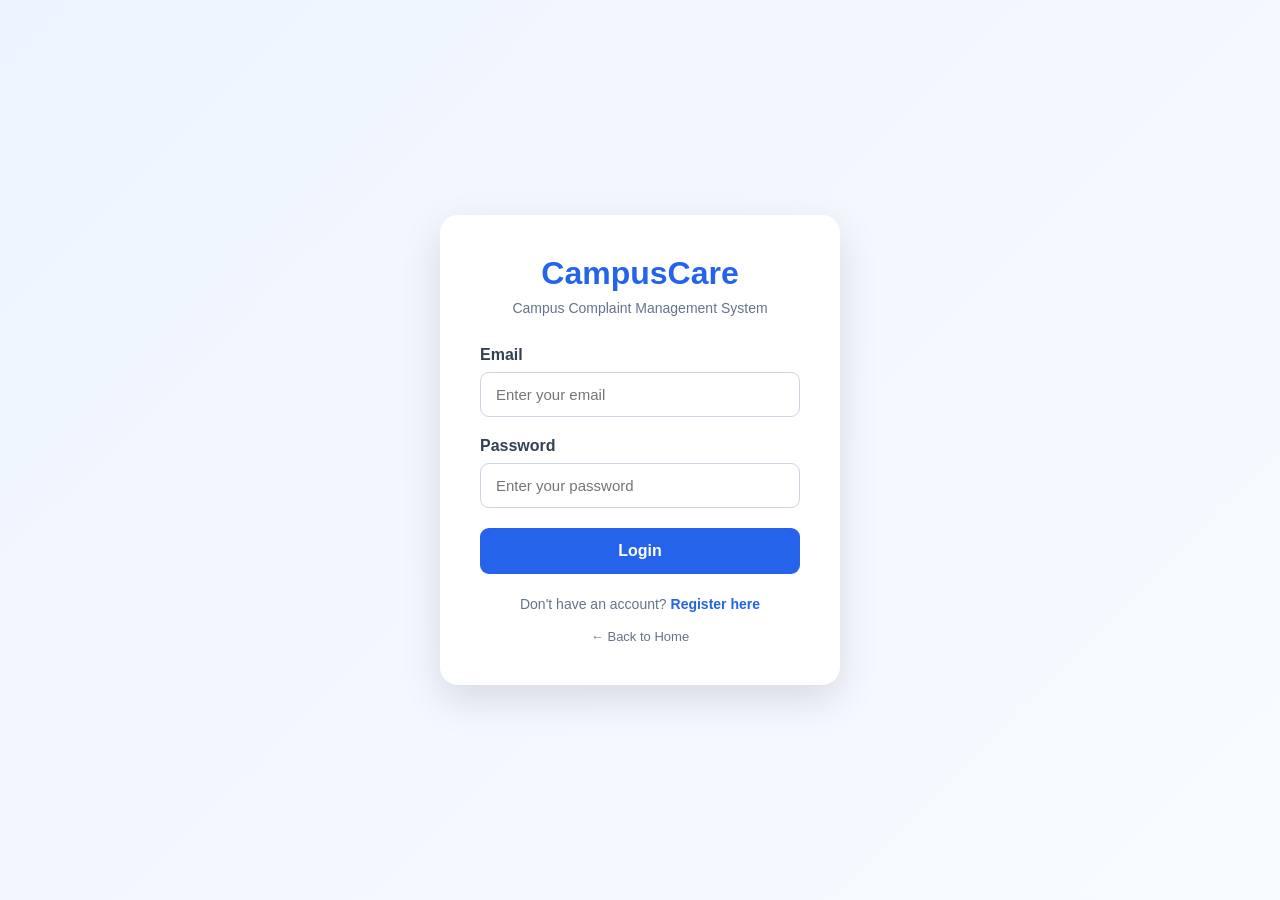
<file: frontend/staff-dashboard.html>
```html
<!DOCTYPE html>
<html lang="en">
<head>
    <meta charset="UTF-8">
    <meta name="viewport" content="width=device-width, initial-scale=1.0">
    <title>CampusCare | Staff Dashboard</title>
    <script src="js/config.js"></script>

    <style>
        * {
            box-sizing: border-box;
            margin: 0;
            padding: 0;
            font-family: "Segoe UI", Arial, sans-serif;
        }

        body {
            background: #f4f7fb;
            color: #172033;
        }

        .sidebar {
            position: fixed;
            inset: 0 auto 0 0;
            width: 245px;
            padding: 28px 18px;
            display: flex;
            flex-direction: column;
            background: linear-gradient(180deg, #0f172a, #172554);
            color: white;
        }

        .brand {
            padding: 0 12px 35px;
        }

        .brand h2 {
            font-size: 26px;
        }

        .brand span {
            color: #60a5fa;
        }

        .brand p {
            color: #94a3b8;
            font-size: 12px;
            margin-top: 5px;
        }

        .nav a {
            display: block;
            padding: 13px 15px;
            margin-bottom: 8px;
            border-radius: 9px;
            color: #cbd5e1;
            text-decoration: none;
        }

        .nav a.active,
        .nav a:hover {
            background: #2563eb;
            color: white;
        }

        .sidebar-footer {
            margin-top: auto;
            border-top: 1px solid #334155;
            padding-top: 18px;
        }

        .sidebar-footer p {
            color: #cbd5e1;
            font-size: 13px;
            margin: 5px 0 14px;
            overflow-wrap: anywhere;
        }

        button, select {
            font: inherit;
        }

        .logout {
            width: 100%;
            padding: 11px;
            border: 0;
            border-radius: 8px;
            background: #ef4444;
            color: white;
            cursor: pointer;
        }

        .main {
            margin-left: 245px;
            padding: 32px;
        }

        .topbar {
            display: flex;
            align-items: center;
            justify-content: space-between;
            gap: 15px;
            margin-bottom: 28px;
        }

        .topbar h1 {
            font-size: 28px;
        }

        .topbar p {
            margin-top: 6px;
            color: #64748b;
        }

        .profile {
            display: flex;
            align-items: center;
            gap: 12px;
        }

        .avatar {
            width: 43px;
            height: 43px;
            display: grid;
            place-items: center;
            border-radius: 50%;
            background: #dbeafe;
            color: #1d4ed8;
            font-weight: 700;
        }

        .refresh {
            border: 0;
            background: #2563eb;
            color: white;
            border-radius: 8px;
            padding: 11px 16px;
            cursor: pointer;
        }

        .stats {
            display: grid;
            grid-template-columns: repeat(4, minmax(0, 1fr));
            gap: 18px;
            margin-bottom: 28px;
        }

        .stat, .panel {
            background: white;
            border: 1px solid #e8edf5;
            border-radius: 14px;
            box-shadow: 0 5px 18px rgba(15, 23, 42, .04);
        }

        .stat {
            padding: 22px;
        }

        .stat p {
            color: #64748b;
            font-size: 14px;
        }

        .stat h2 {
            font-size: 30px;
            margin-top: 13px;
        }

        .stat small {
            display: block;
            margin-top: 6px;
            color: #94a3b8;
        }

        .panel {
            overflow: hidden;
        }

        .panel-header {
            padding: 22px;
            display: flex;
            align-items: center;
            justify-content: space-between;
            gap: 12px;
            border-bottom: 1px solid #e8edf5;
        }

        .panel-header p {
            color: #64748b;
            font-size: 13px;
            margin-top: 5px;
        }

        .table-wrap {
            overflow-x: auto;
        }

        table {
            width: 100%;
            border-collapse: collapse;
            min-width: 750px;
        }

        th, td {
            padding: 16px 20px;
            text-align: left;
            border-bottom: 1px solid #edf1f7;
            font-size: 14px;
        }

        th {
            background: #f8fafc;
            color: #64748b;
            font-size: 12px;
            text-transform: uppercase;
            letter-spacing: .04em;
        }

        .status {
            display: inline-block;
            padding: 6px 10px;
            border-radius: 20px;
            background: #eff6ff;
            color: #1d4ed8;
            font-size: 12px;
            font-weight: 600;
        }

        .status.resolved {
            background: #dcfce7;
            color: #166534;
        }

        .status.pending {
            background: #fef3c7;
            color: #92400e;
        }

        .status.in-progress {
            background: #e0e7ff;
            color: #3730a3;
        }

        .action-select {
            max-width: 155px;
            padding: 8px;
            border: 1px solid #cbd5e1;
            border-radius: 7px;
            background: white;
        }

        .message {
            padding: 30px;
            text-align: center;
            color: #64748b;
        }

        @media (max-width: 1000px) {
            .stats {
                grid-template-columns: repeat(2, minmax(0, 1fr));
            }

            .main {
                padding: 24px;
            }
        }

        @media (max-width: 650px) {
            .sidebar {
                position: static;
                width: 100%;
                min-height: auto;
            }

            .sidebar-footer {
                margin-top: 20px;
            }

            .main {
                margin-left: 0;
                padding: 18px;
            }

            .topbar {
                align-items: flex-start;
                flex-direction: column;
            }

            .stats {
                grid-template-columns: 1fr 1fr;
                gap: 10px;
            }

            .stat {
                padding: 16px;
            }

            .stat h2 {
                font-size: 25px;
            }
        }
    </style>
</head>

<body>
    <aside class="sidebar">
        <div class="brand">
            <h2>Campus<span>Care</span></h2>
            <p>STAFF MANAGEMENT PORTAL</p>
        </div>

        <nav class="nav">
            <a class="active" href="#overview">▦ &nbsp; Dashboard</a>
            <a href="#complaints">▤ &nbsp; Complaints</a>
        </nav>

        <div class="sidebar-footer">
            <strong id="sidebarName">Staff Member</strong>
            <p id="sidebarEmail">staff@example.com</p>
            <button class="logout" onclick="logout()">Log Out</button>
        </div>
    </aside>

    <main class="main" id="overview">
        <header class="topbar">
            <div>
                <h1>Staff Dashboard</h1>
                <p>Welcome back, <strong id="staffName">Staff Member</strong>.</p>
            </div>

            <div class="profile">
                <button class="refresh" onclick="loadComplaints()">↻ Refresh</button>
                <div class="avatar" id="avatar">S</div>
            </div>
        </header>

        <section class="stats">
            <article class="stat">
                <p>Total Complaints</p>
                <h2 id="totalCount">0</h2>
                <small>All assigned complaints</small>
            </article>

            <article class="stat">
                <p>Pending</p>
                <h2 id="pendingCount">0</h2>
                <small>Awaiting action</small>
            </article>

            <article class="stat">
                <p>In Progress</p>
                <h2 id="progressCount">0</h2>
                <small>Currently being handled</small>
            </article>

            <article class="stat">
                <p>Resolved</p>
                <h2 id="resolvedCount">0</h2>
                <small>Completed complaints</small>
            </article>
        </section>

        <section class="panel" id="complaints">
            <div class="panel-header">
                <div>
                    <h2>Complaint Management</h2>
                    <p>Review complaints and update their status.</p>
                </div>
            </div>

            <div class="table-wrap">
                <table>
                    <thead>
                        <tr>
                            <th>ID</th>
                            <th>Complaint</th>
                            <th>Category</th>
                            <th>Status</th>
                            <th>Update Status</th>
                        </tr>
                    </thead>
                    <tbody id="complaintsContainer">
                        <tr><td colspan="5" class="message">Loading complaints...</td></tr>
                    </tbody>
                </table>
            </div>
        </section>
    </main>

    <script>
        const API_BASE =
            window.CAMPUSCARE_API_BASE_URL || "http://127.0.0.1:8000";

        const token = localStorage.getItem("access_token");
        let user = null;
        let complaints = [];

        try {
            user = JSON.parse(localStorage.getItem("user") || "null");
        } catch (error) {
            user = null;
        }

        if (!token || !user) {
            window.location.href = "login.html";
        } else if (user.role !== "staff" && user.role !== "admin") {
            alert("Staff access required.");
            window.location.href = "student-dashboard.html";
        }

        if (user) {
            document.getElementById("staffName").textContent = user.name || "Staff Member";
            document.getElementById("sidebarName").textContent = user.name || "Staff Member";
            document.getElementById("sidebarEmail").textContent = user.email || "";
            document.getElementById("avatar").textContent =
                (user.name || "S").charAt(0).toUpperCase();
        }

        async function loadComplaints() {
            const tbody = document.getElementById("complaintsContainer");
            tbody.innerHTML =
                '<tr><td colspan="5" class="message">Loading complaints...</td></tr>';

            try {
                const response = await fetch(`${API_BASE}/api/staff/complaints`, {
                    headers: { Authorization: `Bearer ${token}` }
                });

                if (response.status === 401) {
                    logout();
                    return;
                }

                if (!response.ok) {
                    throw new Error("Could not load complaints. Check your staff API.");
                }

                const data = await response.json();

                // Supports either a plain array or { complaints: [...] }.
                complaints = Array.isArray(data)
                    ? data
                    : (data.complaints || data.items || []);

                renderComplaints();
                updateStats();
            } catch (error) {
                tbody.innerHTML =
                    `<tr><td colspan="5" class="message">${escapeHTML(error.message)}</td></tr>`;
            }
        }

        function renderComplaints() {
            const tbody = document.getElementById("complaintsContainer");

            if (!complaints.length) {
                tbody.innerHTML =
                    '<tr><td colspan="5" class="message">No complaints found.</td></tr>';
                return;
            }

            tbody.innerHTML = complaints.map((item) => {
                const id = item.id ?? item.complaint_id ?? "";
                const title = item.title ?? item.subject ?? item.description ?? "Complaint";
                const category = item.category ?? "General";
                const status = item.status ?? "Pending";
                const normalized = String(status).toLowerCase().replace(/\s+/g, "-");

                return `
                    <tr>
                        <td>#${escapeHTML(id)}</td>
                        <td>${escapeHTML(title)}</td>
                        <td>${escapeHTML(category)}</td>
                        <td><span class="status ${escapeHTML(normalized)}">${escapeHTML(status)}</span></td>
                        <td>
                            <select class="action-select"
                                aria-label="Update complaint ${escapeHTML(id)} status"
                                onchange="updateStatus('${escapeJS(id)}', this.value)">
                                <option value="">Change status</option>
                                <option value="Pending">Pending</option>
                                <option value="In Progress">In Progress</option>
                                <option value="Resolved">Resolved</option>
                            </select>
                        </td>
                    </tr>
                `;
            }).join("");
        }

        function updateStats() {
            const statusOf = item => String(item.status || "Pending").toLowerCase();

            document.getElementById("totalCount").textContent = complaints.length;
            document.getElementById("pendingCount").textContent =
                complaints.filter(item => statusOf(item) === "pending").length;
            document.getElementById("progressCount").textContent =
                complaints.filter(item => statusOf(item).replace("-", " ") === "in progress").length;
            document.getElementById("resolvedCount").textContent =
                complaints.filter(item => statusOf(item) === "resolved").length;
        }

        async function updateStatus(complaintId, status) {
            if (!status) return;

            try {
                const response = await fetch(
                    `${API_BASE}/api/staff/complaints/${encodeURIComponent(complaintId)}/status`,
                    {
                        method: "PUT",
                        headers: {
                            "Content-Type": "application/json",
                            Authorization: `Bearer ${token}`
                        },
                        body: JSON.stringify({ status })
                    }
                );

                if (response.status === 401) {
                    logout();
                    return;
                }

                const data = await response.json().catch(() => ({}));

                if (!response.ok) {
                    throw new Error(data.detail || "Unable to update complaint status.");
                }

                await loadComplaints();
            } catch (error) {
                alert(error.message);
                await loadComplaints();
            }
        }

        function escapeHTML(value) {
            return String(value ?? "").replace(/[&<>"']/g, char => ({
                "&": "&amp;",
                "<": "&lt;",
                ">": "&gt;",
                '"': "&quot;",
                "'": "&#039;"
            })[char]);
        }

        function escapeJS(value) {
            return String(value ?? "").replace(/\\/g, "\\\\").replace(/'/g, "\\'");
        }

        function logout() {
            localStorage.removeItem("access_token");
            localStorage.removeItem("user");
            window.location.href = "login.html";
        }

        if (token && user &&
            (user.role === "staff" || user.role === "admin")) {
            loadComplaints();
        }
    </script>
</body>
</html>
```
</file>
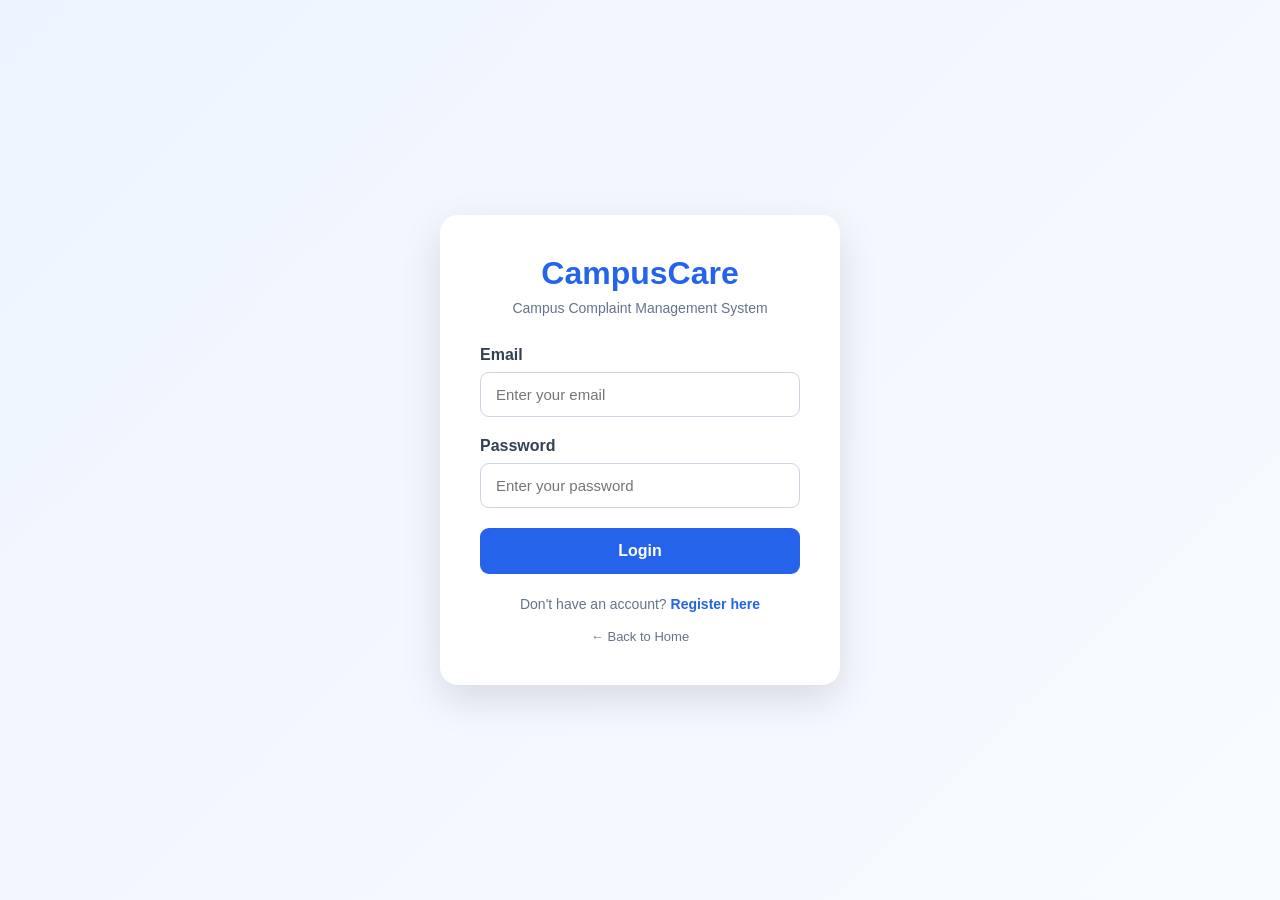
<file: frontend/student-dashboard.html>
<!DOCTYPE html>
<html lang="en">

<head>
    <script src="js/config.js"></script>
    <meta charset="UTF-8">
    <meta name="viewport" content="width=device-width, initial-scale=1.0">

    <title>CampusCare | Student Dashboard</title>

    <style>
        * {
            margin: 0;
            padding: 0;
            box-sizing: border-box;
            font-family: "Segoe UI", Arial, sans-serif;
        }

        body {
            background: #f4f7fb;
            color: #172033;
        }

        /* ==============================
           LAYOUT
        ============================== */

        .dashboard {
            display: flex;
            min-height: 100vh;
        }


        /* ==============================
           SIDEBAR
        ============================== */

        .sidebar {
            width: 250px;
            background: linear-gradient(180deg, #0f172a, #172554);
            color: white;
            padding: 25px 18px;
            display: flex;
            flex-direction: column;
            position: fixed;
            left: 0;
            top: 0;
            bottom: 0;
            z-index: 100;
        }

        .logo {
            padding: 5px 12px 35px;
        }

        .logo h1 {
            font-size: 27px;
            letter-spacing: -0.5px;
        }

        .logo span {
            color: #60a5fa;
        }

        .logo p {
            color: #94a3b8;
            font-size: 12px;
            margin-top: 5px;
        }


        /* ==============================
           NAVIGATION
        ============================== */

        .nav {
            display: flex;
            flex-direction: column;
            gap: 8px;
        }

        .nav a {
            text-decoration: none;
            color: #cbd5e1;
            padding: 13px 15px;
            border-radius: 10px;
            display: flex;
            align-items: center;
            gap: 12px;
            font-size: 15px;
            transition: 0.25s;
        }

        .nav a:hover {
            background: rgba(255, 255, 255, 0.08);
            color: white;
            transform: translateX(3px);
        }

        .nav a.active {
            background: #2563eb;
            color: white;
            box-shadow: 0 7px 18px rgba(37, 99, 235, 0.3);
        }

        .nav-icon {
            width: 22px;
            text-align: center;
            font-size: 17px;
        }


        /* ==============================
           SIDEBAR BOTTOM
        ============================== */

        .sidebar-bottom {
            margin-top: auto;
        }

        .user-mini {
            border-top: 1px solid rgba(255,255,255,0.1);
            padding: 18px 10px;
            margin-bottom: 10px;
        }

        .user-mini strong {
            display: block;
            color: white;
            font-size: 14px;
        }

        .user-mini small {
            color: #94a3b8;
            font-size: 12px;
        }

        .logout-btn {
            width: 100%;
            border: none;
            background: #ef4444;
            color: white;
            padding: 12px;
            border-radius: 9px;
            cursor: pointer;
            font-size: 14px;
            font-weight: 600;
            transition: 0.2s;
        }

        .logout-btn:hover {
            background: #dc2626;
        }


        /* ==============================
           MAIN CONTENT
        ============================== */

        .main {
            margin-left: 250px;
            width: calc(100% - 250px);
            padding: 30px 35px;
        }


        /* ==============================
           TOP BAR
        ============================== */

        .topbar {
            display: flex;
            justify-content: space-between;
            align-items: center;
            margin-bottom: 30px;
        }

        .welcome h2 {
            font-size: 29px;
            margin-bottom: 6px;
        }

        .welcome p {
            color: #64748b;
            font-size: 15px;
        }

        .profile {
            display: flex;
            align-items: center;
            gap: 12px;
            background: white;
            padding: 8px 14px 8px 8px;
            border-radius: 40px;
            box-shadow: 0 4px 15px rgba(15, 23, 42, 0.07);
        }

        .avatar {
            width: 42px;
            height: 42px;
            border-radius: 50%;
            background: linear-gradient(135deg, #2563eb, #60a5fa);
            color: white;
            display: flex;
            align-items: center;
            justify-content: center;
            font-weight: bold;
            font-size: 16px;
        }

        .profile-info strong {
            display: block;
            font-size: 13px;
        }

        .profile-info small {
            color: #64748b;
            font-size: 11px;
        }


        /* ==============================
           STAT CARDS
        ============================== */

        .stats {
            display: grid;
            grid-template-columns: repeat(4, 1fr);
            gap: 18px;
            margin-bottom: 28px;
        }

        .stat-card {
            background: white;
            padding: 22px;
            border-radius: 15px;
            box-shadow: 0 5px 20px rgba(15, 23, 42, 0.06);
            border: 1px solid #eef2f7;
            transition: 0.25s;
        }

        .stat-card:hover {
            transform: translateY(-3px);
            box-shadow: 0 10px 25px rgba(15, 23, 42, 0.1);
        }

        .stat-top {
            display: flex;
            justify-content: space-between;
            align-items: center;
        }

        .stat-title {
            color: #64748b;
            font-size: 13px;
            font-weight: 600;
        }

        .stat-icon {
            width: 38px;
            height: 38px;
            border-radius: 10px;
            display: flex;
            justify-content: center;
            align-items: center;
            font-size: 17px;
        }

        .blue {
            background: #dbeafe;
        }

        .orange {
            background: #ffedd5;
        }

        .green {
            background: #dcfce7;
        }

        .purple {
            background: #ede9fe;
        }

        .stat-number {
            font-size: 30px;
            font-weight: 700;
            margin-top: 15px;
        }


        /* ==============================
           ACTION SECTION
        ============================== */

        .actions {
            display: flex;
            gap: 14px;
            margin-bottom: 28px;
        }

        .primary-btn,
        .secondary-btn {
            padding: 13px 20px;
            border-radius: 9px;
            text-decoration: none;
            font-size: 14px;
            font-weight: 600;
            display: inline-flex;
            align-items: center;
            gap: 8px;
            transition: 0.2s;
        }

        .primary-btn {
            background: #2563eb;
            color: white;
        }

        .primary-btn:hover {
            background: #1d4ed8;
            transform: translateY(-2px);
        }

        .secondary-btn {
            background: white;
            color: #334155;
            border: 1px solid #dbe2ea;
        }

        .secondary-btn:hover {
            border-color: #2563eb;
            color: #2563eb;
        }


        /* ==============================
           RECENT COMPLAINTS
        ============================== */

        .complaints-section {
            background: white;
            border-radius: 16px;
            padding: 25px;
            box-shadow: 0 5px 20px rgba(15, 23, 42, 0.06);
        }

        .section-header {
            display: flex;
            justify-content: space-between;
            align-items: center;
            margin-bottom: 20px;
        }

        .section-header h3 {
            font-size: 20px;
        }

        .section-header a {
            color: #2563eb;
            text-decoration: none;
            font-size: 13px;
            font-weight: 600;
        }


        /* ==============================
           TABLE
        ============================== */

        .table-wrapper {
            overflow-x: auto;
        }

        table {
            width: 100%;
            border-collapse: collapse;
        }

        th {
            text-align: left;
            background: #f8fafc;
            color: #64748b;
            padding: 13px;
            font-size: 12px;
            font-weight: 600;
        }

        td {
            padding: 15px 13px;
            border-bottom: 1px solid #eef2f7;
            font-size: 13px;
        }

        tbody tr:hover {
            background: #f8fbff;
        }


        /* ==============================
           STATUS
        ============================== */

        .status {
            display: inline-block;
            padding: 6px 10px;
            border-radius: 20px;
            font-size: 11px;
            font-weight: 600;
        }

        .status-pending {
            background: #fef3c7;
            color: #92400e;
        }

        .status-progress {
            background: #dbeafe;
            color: #1d4ed8;
        }

        .status-resolved {
            background: #dcfce7;
            color: #166534;
        }

        .empty {
            text-align: center;
            padding: 45px 20px;
            color: #64748b;
        }

        .empty-icon {
            font-size: 42px;
            margin-bottom: 12px;
        }


        /* ==============================
           LOADING
        ============================== */

        .loading {
            text-align: center;
            padding: 35px;
            color: #64748b;
        }


        /* ==============================
           MOBILE
        ============================== */

        @media (max-width: 1000px) {

            .stats {
                grid-template-columns: repeat(2, 1fr);
            }
        }

        @media (max-width: 750px) {

            .sidebar {
                width: 210px;
            }

            .main {
                margin-left: 210px;
                width: calc(100% - 210px);
                padding: 22px;
            }

            .topbar {
                align-items: flex-start;
            }

            .profile {
                display: none;
            }

            .stats {
                grid-template-columns: 1fr;
            }
        }

        @media (max-width: 550px) {

            .sidebar {
                position: relative;
                width: 100%;
                height: auto;
            }

            .dashboard {
                display: block;
            }

            .sidebar-bottom {
                display: none;
            }

            .main {
                margin-left: 0;
                width: 100%;
            }

            .nav {
                flex-direction: row;
                overflow-x: auto;
            }

            .nav a {
                white-space: nowrap;
            }

            .actions {
                flex-direction: column;
            }
        }

    </style>
</head>


<body>

<div class="dashboard">


    <!-- ==========================================
         SIDEBAR
    =========================================== -->

    <aside class="sidebar">

        <div class="logo">
            <h1>Campus<span>Care</span></h1>
            <p>Student Portal</p>
        </div>


        <nav class="nav">

            <a href="student-dashboard.html" class="active">
                <span class="nav-icon">⌂</span>
                Dashboard
            </a>

            <a href="complaint-form.html">
                <span class="nav-icon">＋</span>
                Report Issue
            </a>

            <a href="track-complaint.html">
                <span class="nav-icon">◉</span>
                Track Complaints
            </a>

        </nav>


        <div class="sidebar-bottom">

            <div class="user-mini">

                <strong id="sidebarName">
                    Student
                </strong>

                <small id="sidebarEmail">
                    student@email.com
                </small>

            </div>

            <button
                class="logout-btn"
                onclick="logout()"
            >
                Logout
            </button>

        </div>

    </aside>



    <!-- ==========================================
         MAIN CONTENT
    =========================================== -->

    <main class="main">


        <!-- TOP BAR -->

        <div class="topbar">

            <div class="welcome">

                <h2>
                    Welcome, <span id="studentName">Student</span> 
                </h2>

                <p>
                    Manage and track your campus complaints from one place.
                </p>

            </div>


            <div class="profile">

                <div class="avatar" id="avatar">
                    S
                </div>

                <div class="profile-info">

                    <strong id="profileName">
                        Student
                    </strong>

                    <small>
                        Student Account
                    </small>

                </div>

            </div>

        </div>



        <!-- ==========================================
             STATISTICS
        =========================================== -->

        <div class="stats">

            <div class="stat-card">

                <div class="stat-top">

                    <span class="stat-title">
                        TOTAL COMPLAINTS
                    </span>

                    <div class="stat-icon blue">
                        📋
                    </div>

                </div>

                <div
                    class="stat-number"
                    id="totalComplaints"
                >
                    0
                </div>

            </div>


            <div class="stat-card">

                <div class="stat-top">

                    <span class="stat-title">
                        PENDING
                    </span>

                    <div class="stat-icon orange">
                        ⏳
                    </div>

                </div>

                <div
                    class="stat-number"
                    id="pendingComplaints"
                >
                    0
                </div>

            </div>


            <div class="stat-card">

                <div class="stat-top">

                    <span class="stat-title">
                        IN PROGRESS
                    </span>

                    <div class="stat-icon purple">
                        ⚙
                    </div>

                </div>

                <div
                    class="stat-number"
                    id="progressComplaints"
                >
                    0
                </div>

            </div>


            <div class="stat-card">

                <div class="stat-top">

                    <span class="stat-title">
                        RESOLVED
                    </span>

                    <div class="stat-icon green">
                        ✓
                    </div>

                </div>

                <div
                    class="stat-number"
                    id="resolvedComplaints"
                >
                    0
                </div>

            </div>

        </div>



        <!-- ==========================================
             ACTION BUTTONS
        =========================================== -->

        <div class="actions">

            <a
                href="complaint-form.html"
                class="primary-btn"
            >
                ＋ Report an Issue
            </a>


            <a
                href="track-complaint.html"
                class="secondary-btn"
            >
                ◉ Track My Complaints
            </a>

        </div>



        <!-- ==========================================
             COMPLAINTS
        =========================================== -->

        <section class="complaints-section">

            <div class="section-header">

                <h3>
                    My Recent Complaints
                </h3>

                <a href="track-complaint.html">
                    View All →
                </a>

            </div>


            <div
                id="complaintsContainer"
                class="table-wrapper"
            >

                <div class="loading">
                    Loading your complaints...
                </div>

            </div>

        </section>

    </main>

</div>



<script>

    // =====================================================
    // API
    // =====================================================

    const API_BASE = window.CAMPUSCARE_API_BASE_URL;


    // =====================================================
    // CHECK LOGIN
    // =====================================================

    const token =
        localStorage.getItem("access_token");

    const userString =
        localStorage.getItem("user");


    if (!token || !userString) {

        window.location.href = "login.html";

    }


    let user;

    try {

        user = JSON.parse(userString);

    } catch (error) {

        localStorage.clear();

        window.location.href = "login.html";

    }

    if (user && !["student", "faculty"].includes(user.role)) {
        window.location.href = user.role === "admin"
            ? "admin-dashboard.html"
            : user.role === "staff" ? "staff-dashboard.html" : "login.html";
    }


    // =====================================================
    // DISPLAY USER INFORMATION
    // =====================================================

    if (user) {

        document.getElementById("studentName").textContent =
            user.name;

        document.getElementById("profileName").textContent =
            user.name;

        document.getElementById("sidebarName").textContent =
            user.name;

        document.getElementById("sidebarEmail").textContent =
            user.email;


        const firstLetter =
            user.name
                .charAt(0)
                .toUpperCase();

        document.getElementById("avatar").textContent =
            firstLetter;

    }


    // =====================================================
    // LOAD COMPLAINTS
    // =====================================================

    async function loadComplaints() {

        const container =
            document.getElementById("complaintsContainer");

        try {

            const response = await fetch(
                `${API_BASE}/api/complaints`,
                {
                    method: "GET",

                    headers: {
                        "Authorization": `Bearer ${token}`
                    }
                }
            );


            if (response.status === 401) {

                localStorage.clear();

                window.location.href = "login.html";

                return;
            }


            const data = await response.json();


            if (!response.ok) {

                throw new Error(
                    data.detail || "Unable to load complaints"
                );

            }


            const complaints =
                data.complaints || [];


            // ==========================================
            // STATISTICS
            // ==========================================

            const total =
                complaints.length;

            const pending =
                complaints.filter(
                    c => c.status === "Pending"
                ).length;

            const progress =
                complaints.filter(
                    c => c.status === "In Progress"
                ).length;

            const resolved =
                complaints.filter(
                    c => c.status === "Resolved"
                ).length;


            document.getElementById(
                "totalComplaints"
            ).textContent = total;


            document.getElementById(
                "pendingComplaints"
            ).textContent = pending;


            document.getElementById(
                "progressComplaints"
            ).textContent = progress;


            document.getElementById(
                "resolvedComplaints"
            ).textContent = resolved;


            // ==========================================
            // NO COMPLAINTS
            // ==========================================

            if (complaints.length === 0) {

                container.innerHTML = `

                    <div class="empty">

                        <div class="empty-icon">
                            📋
                        </div>

                        <h3>
                            No complaints yet
                        </h3>

                        <p>
                            You haven't submitted any campus complaints.
                        </p>

                    </div>

                `;

                return;
            }


            // ==========================================
            // SHOW RECENT COMPLAINTS
            // ==========================================

            const recent =
                complaints.slice(0, 5);


            let html = `

                <table>

                    <thead>

                        <tr>

                            <th>ID</th>

                            <th>Issue</th>

                            <th>Category</th>

                            <th>Priority</th>

                            <th>Status</th>

                            <th>Date</th>

                        </tr>

                    </thead>

                    <tbody>
            `;


            recent.forEach(complaint => {

                let statusClass =
                    "status-pending";


                if (
                    complaint.status ===
                    "In Progress"
                ) {

                    statusClass =
                        "status-progress";

                }


                if (
                    complaint.status ===
                    "Resolved"
                ) {

                    statusClass =
                        "status-resolved";

                }


                html += `

                    <tr>

                        <td>
                            #${complaint.complaint_id}
                        </td>

                        <td>
                            <strong>
                                ${escapeHTML(complaint.title)}
                            </strong>
                        </td>

                        <td>
                            ${escapeHTML(complaint.category)}
                        </td>

                        <td>
                            ${escapeHTML(complaint.priority)}
                        </td>

                        <td>

                            <span
                                class="status ${statusClass}"
                            >
                                ${escapeHTML(complaint.status)}
                            </span>

                        </td>

                        <td>
                            ${formatDate(complaint.created_at)}
                        </td>

                    </tr>

                `;

            });


            html += `

                    </tbody>

                </table>

            `;


            container.innerHTML = html;


        } catch (error) {

            console.error(
                "Complaint loading error:",
                error
            );

            container.innerHTML = `

                <div class="empty">

                    <div class="empty-icon">
                        ⚠️
                    </div>

                    <h3>
                        Unable to load complaints
                    </h3>

                    <p>
                        Please make sure the CampusCare backend is running.
                    </p>

                </div>

            `;

        }

    }


    // =====================================================
    // FORMAT DATE
    // =====================================================

    function formatDate(dateString) {

        if (!dateString) {
            return "-";
        }

        const date =
            new Date(dateString);

        return date.toLocaleDateString(
            "en-IN",
            {
                day: "2-digit",
                month: "short",
                year: "numeric"
            }
        );

    }


    // =====================================================
    // SECURITY
    // =====================================================

    function escapeHTML(value) {

        if (!value) {
            return "";
        }

        return String(value)
            .replace(/&/g, "&amp;")
            .replace(/</g, "&lt;")
            .replace(/>/g, "&gt;")
            .replace(/"/g, "&quot;")
            .replace(/'/g, "&#039;");

    }


    // =====================================================
    // LOGOUT
    // =====================================================

    function logout() {

        localStorage.removeItem("access_token");

        localStorage.removeItem("user");

        window.location.href =
            "login.html";

    }


    // =====================================================
    // LOAD DATA
    // =====================================================

    loadComplaints();

</script>

</body>
</html>
</file>
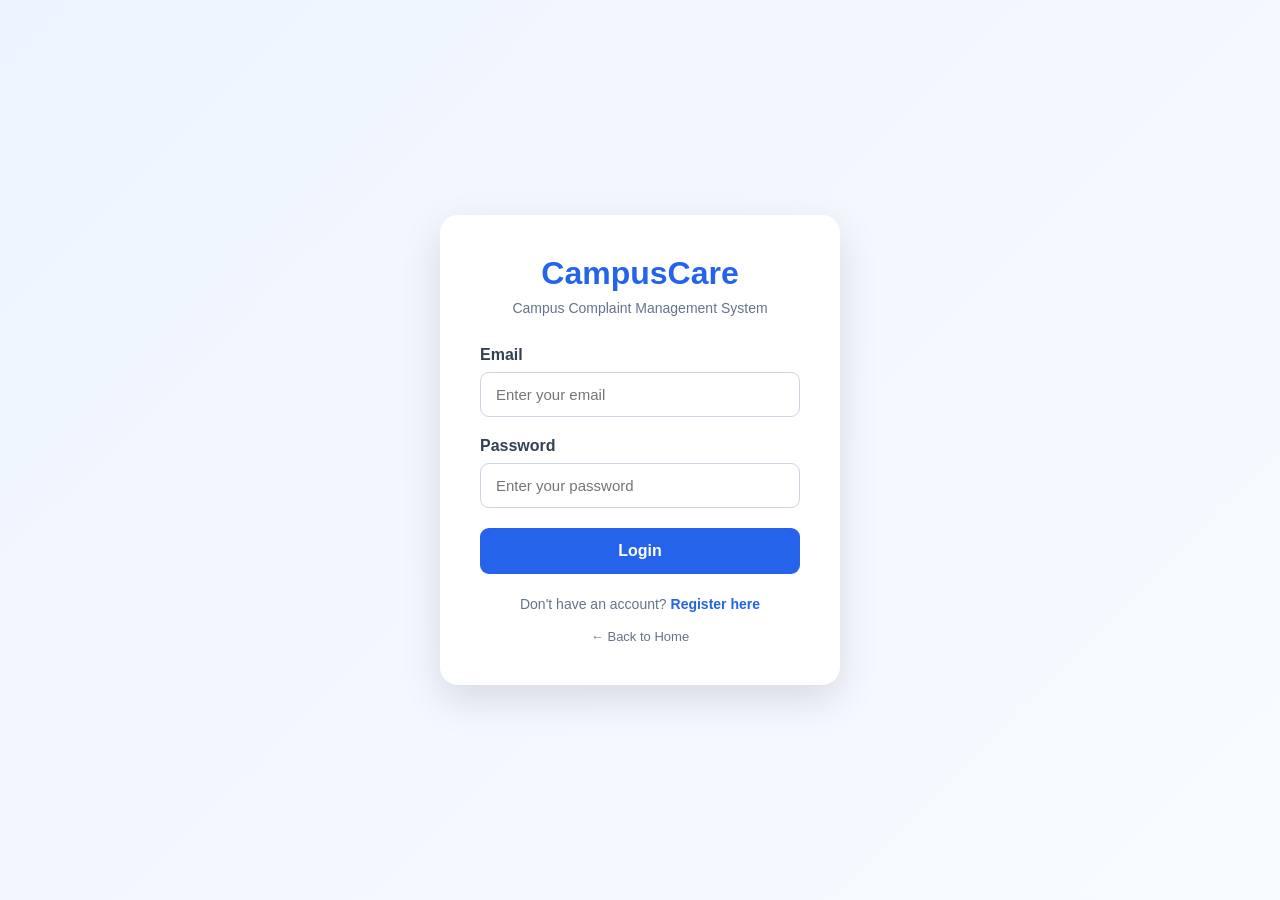
<file: frontend/track-complaint.html>
<!DOCTYPE html>
<html lang="en">

<head>
    <script src="js/config.js"></script>

    <meta charset="UTF-8">
    <meta name="viewport" content="width=device-width, initial-scale=1.0">

    <title>CampusCare | Track Complaints</title>

    <style>

        * {
            margin: 0;
            padding: 0;
            box-sizing: border-box;
            font-family: "Segoe UI", Arial, sans-serif;
        }

        body {
            background: #f4f7fb;
            color: #172033;
        }


        /* =========================================
           MAIN LAYOUT
        ========================================= */

        .dashboard {
            display: flex;
            min-height: 100vh;
        }


        /* =========================================
           SIDEBAR
        ========================================= */

        .sidebar {

            width: 250px;

            background:
                linear-gradient(
                    180deg,
                    #0f172a,
                    #172554
                );

            color: white;

            padding: 25px 18px;

            display: flex;
            flex-direction: column;

            position: fixed;

            left: 0;
            top: 0;
            bottom: 0;

            z-index: 100;
        }


        .logo {
            padding: 5px 12px 35px;
        }


        .logo h1 {

            font-size: 27px;

            letter-spacing: -0.5px;
        }


        .logo span {
            color: #60a5fa;
        }


        .logo p {

            color: #94a3b8;

            font-size: 12px;

            margin-top: 5px;
        }


        /* =========================================
           NAVIGATION
        ========================================= */

        .nav {

            display: flex;

            flex-direction: column;

            gap: 8px;
        }


        .nav a {

            text-decoration: none;

            color: #cbd5e1;

            padding: 13px 15px;

            border-radius: 10px;

            display: flex;

            align-items: center;

            gap: 12px;

            font-size: 15px;

            transition: 0.25s;
        }


        .nav a:hover {

            background:
                rgba(255,255,255,0.08);

            color: white;

            transform:
                translateX(3px);
        }


        .nav a.active {

            background: #2563eb;

            color: white;

            box-shadow:
                0 7px 18px
                rgba(37,99,235,0.30);
        }


        .nav-icon {

            width: 22px;

            text-align: center;

            font-size: 17px;
        }


        /* =========================================
           SIDEBAR BOTTOM
        ========================================= */

        .sidebar-bottom {

            margin-top: auto;
        }


        .user-mini {

            border-top:
                1px solid
                rgba(255,255,255,0.1);

            padding: 18px 10px;

            margin-bottom: 10px;
        }


        .user-mini strong {

            display: block;

            color: white;

            font-size: 14px;
        }


        .user-mini small {

            color: #94a3b8;

            font-size: 12px;
        }


        .logout-btn {

            width: 100%;

            border: none;

            background: #ef4444;

            color: white;

            padding: 12px;

            border-radius: 9px;

            cursor: pointer;

            font-size: 14px;

            font-weight: 600;

            transition: 0.2s;
        }


        .logout-btn:hover {

            background: #dc2626;
        }


        /* =========================================
           MAIN CONTENT
        ========================================= */

        .main {

            margin-left: 250px;

            width:
                calc(100% - 250px);

            padding: 35px 45px;
        }


        /* =========================================
           HEADER
        ========================================= */

        .page-header {

            display: flex;

            justify-content:
                space-between;

            align-items: center;

            margin-bottom: 30px;
        }


        .page-title h2 {

            font-size: 30px;

            margin-bottom: 7px;
        }


        .page-title p {

            color: #64748b;

            font-size: 15px;
        }


        /* =========================================
           PROFILE
        ========================================= */

        .profile {

            display: flex;

            align-items: center;

            gap: 12px;

            background: white;

            padding:
                8px 15px 8px 8px;

            border-radius: 40px;

            box-shadow:
                0 4px 15px
                rgba(15,23,42,0.07);
        }


        .avatar {

            width: 42px;

            height: 42px;

            border-radius: 50%;

            background:
                linear-gradient(
                    135deg,
                    #2563eb,
                    #60a5fa
                );

            color: white;

            display: flex;

            align-items: center;

            justify-content: center;

            font-weight: bold;

            font-size: 16px;
        }


        .profile-info strong {

            display: block;

            font-size: 13px;
        }


        .profile-info small {

            color: #64748b;

            font-size: 11px;
        }


        /* =========================================
           TOP ACTION
        ========================================= */

        .top-actions {

            display: flex;

            justify-content:
                space-between;

            align-items: center;

            margin-bottom: 25px;
        }


        .summary {

            display: flex;

            gap: 12px;
        }


        .summary-card {

            background: white;

            border: 1px solid #eef2f7;

            border-radius: 12px;

            padding:
                14px 20px;

            min-width: 125px;

            box-shadow:
                0 4px 15px
                rgba(15,23,42,0.05);
        }


        .summary-card span {

            display: block;

            color: #64748b;

            font-size: 12px;

            margin-bottom: 4px;
        }


        .summary-card strong {

            font-size: 22px;
        }


        .new-btn {

            text-decoration: none;

            background: #2563eb;

            color: white;

            padding:
                13px 20px;

            border-radius: 9px;

            font-size: 14px;

            font-weight: 600;

            transition: 0.2s;
        }


        .new-btn:hover {

            background: #1d4ed8;

            transform:
                translateY(-1px);

            box-shadow:
                0 7px 15px
                rgba(37,99,235,0.20);
        }


        /* =========================================
           COMPLAINT LIST
        ========================================= */

        .complaints-container {

            display: flex;

            flex-direction: column;

            gap: 20px;
        }


        .complaint-card {

            background: white;

            border-radius: 17px;

            padding: 26px;

            border:
                1px solid #e9eef5;

            box-shadow:
                0 6px 22px
                rgba(15,23,42,0.06);

            transition: 0.25s;
        }


        .complaint-card:hover {

            transform:
                translateY(-2px);

            box-shadow:
                0 10px 28px
                rgba(15,23,42,0.09);
        }


        /* =========================================
           COMPLAINT HEADER
        ========================================= */

        .complaint-header {

            display: flex;

            justify-content:
                space-between;

            align-items: flex-start;

            margin-bottom: 22px;
        }


        .complaint-title {

            display: flex;

            gap: 14px;

            align-items: flex-start;
        }


        .complaint-icon {

            width: 46px;

            height: 46px;

            border-radius: 12px;

            background: #eff6ff;

            color: #2563eb;

            display: flex;

            align-items: center;

            justify-content: center;

            font-size: 21px;
        }


        .complaint-title h3 {

            font-size: 19px;

            margin-bottom: 5px;
        }


        .complaint-id {

            color: #64748b;

            font-size: 13px;
        }


        /* =========================================
           STATUS
        ========================================= */

        .status {

            padding:
                7px 14px;

            border-radius: 20px;

            font-size: 12px;

            font-weight: 600;
        }


        .status-pending {

            background: #fef3c7;

            color: #92400e;
        }


        .status-progress {

            background: #dbeafe;

            color: #1d4ed8;
        }


        .status-resolved {

            background: #dcfce7;

            color: #166534;
        }


        /* =========================================
           DETAILS
        ========================================= */

        .details {

            display: grid;

            grid-template-columns:
                repeat(3, 1fr);

            gap: 14px;

            margin-bottom: 22px;
        }


        .detail-box {

            background: #f8fafc;

            border:
                1px solid #eef2f7;

            border-radius: 11px;

            padding: 16px;
        }


        .detail-label {

            display: block;

            color: #64748b;

            font-size: 12px;

            margin-bottom: 7px;
        }


        .detail-value {

            font-size: 14px;

            font-weight: 600;

            color: #172033;
        }


        /* =========================================
           DESCRIPTION
        ========================================= */

        .description {

            border-top:
                1px solid #eef2f7;

            padding-top: 20px;
        }


        .description h4 {

            font-size: 14px;

            margin-bottom: 8px;
        }


        .description p {

            color: #64748b;

            font-size: 14px;

            line-height: 1.6;
        }


        /* =========================================
           DATE
        ========================================= */

        .complaint-footer {

            display: flex;

            justify-content:
                space-between;

            align-items: center;

            margin-top: 20px;

            padding-top: 16px;

            border-top:
                1px solid #eef2f7;
        }


        .date {

            color: #94a3b8;

            font-size: 12px;
        }


        .tracking-message {

            color: #2563eb;

            font-size: 12px;

            font-weight: 600;
        }


        /* =========================================
           EMPTY STATE
        ========================================= */

        .empty {

            background: white;

            border-radius: 17px;

            padding: 70px 30px;

            text-align: center;

            border:
                1px solid #e9eef5;

            box-shadow:
                0 6px 22px
                rgba(15,23,42,0.05);
        }


        .empty-icon {

            width: 75px;

            height: 75px;

            margin:
                0 auto 20px;

            border-radius: 50%;

            background: #eff6ff;

            display: flex;

            align-items: center;

            justify-content: center;

            font-size: 32px;
        }


        .empty h3 {

            font-size: 20px;

            margin-bottom: 8px;
        }


        .empty p {

            color: #64748b;

            font-size: 14px;

            margin-bottom: 22px;
        }


        /* =========================================
           LOADING
        ========================================= */

        .loading {

            background: white;

            border-radius: 17px;

            padding: 60px;

            text-align: center;

            color: #64748b;

            box-shadow:
                0 6px 22px
                rgba(15,23,42,0.05);
        }


        /* =========================================
           ERROR
        ========================================= */

        .error {

            background: #fee2e2;

            color: #b91c1c;

            border:
                1px solid #fecaca;

            border-radius: 12px;

            padding: 18px;

            text-align: center;
        }


        /* =========================================
           MOBILE
        ========================================= */

        @media (max-width: 900px) {

            .sidebar {

                width: 210px;
            }


            .main {

                margin-left: 210px;

                width:
                    calc(100% - 210px);

                padding: 25px;
            }


            .details {

                grid-template-columns:
                    1fr 1fr;
            }


            .summary-card {

                min-width: 100px;
            }

        }


        @media (max-width: 650px) {

            .dashboard {

                display: block;
            }


            .sidebar {

                position: relative;

                width: 100%;

                height: auto;
            }


            .main {

                margin-left: 0;

                width: 100%;

                padding: 20px;
            }


            .nav {

                flex-direction: row;

                overflow-x: auto;
            }


            .nav a {

                white-space: nowrap;
            }


            .page-header {

                display: block;
            }


            .profile {

                display: none;
            }


            .top-actions {

                display: block;
            }


            .summary {

                overflow-x: auto;

                margin-bottom: 15px;
            }


            .details {

                grid-template-columns: 1fr;
            }


            .complaint-header {

                display: block;
            }


            .status {

                display: inline-block;

                margin-top: 12px;
            }

        }

    </style>

</head>


<body>


<div class="dashboard">


    <!-- =========================================
         SIDEBAR
    ========================================== -->

    <aside class="sidebar">

        <div class="logo">

            <h1>
                Campus<span>Care</span>
            </h1>

            <p>
                Student Portal
            </p>

        </div>


        <nav class="nav">

            <a href="student-dashboard.html">

                <span class="nav-icon">
                    ⌂
                </span>

                Dashboard

            </a>


            <a href="complaint-form.html">

                <span class="nav-icon">
                    ＋
                </span>

                Report Issue

            </a>


            <a
                href="track-complaint.html"
                class="active"
            >

                <span class="nav-icon">
                    ◉
                </span>

                Track Complaints

            </a>

        </nav>


        <div class="sidebar-bottom">

            <div class="user-mini">

                <strong id="sidebarName">
                    Student
                </strong>

                <small id="sidebarEmail">
                    student@email.com
                </small>

            </div>


            <button
                class="logout-btn"
                onclick="logout()"
            >
                Logout
            </button>

        </div>

    </aside>



    <!-- =========================================
         MAIN
    ========================================== -->

    <main class="main">


        <!-- HEADER -->

        <div class="page-header">

            <div class="page-title">

                <h2>
                    Track My Complaints
                </h2>

                <p>
                    View the status and details of your submitted complaints.
                </p>

            </div>


            <div class="profile">

                <div
                    class="avatar"
                    id="avatar"
                >
                    S
                </div>


                <div class="profile-info">

                    <strong id="profileName">
                        Student
                    </strong>

                    <small>
                        Student Account
                    </small>

                </div>

            </div>

        </div>



        <!-- TOP ACTIONS -->

        <div class="top-actions">

            <div class="summary">

                <div class="summary-card">

                    <span>
                        Total
                    </span>

                    <strong id="totalCount">
                        0
                    </strong>

                </div>


                <div class="summary-card">

                    <span>
                        Pending
                    </span>

                    <strong id="pendingCount">
                        0
                    </strong>

                </div>


                <div class="summary-card">

                    <span>
                        In Progress
                    </span>

                    <strong id="progressCount">
                        0
                    </strong>

                </div>


                <div class="summary-card">

                    <span>
                        Resolved
                    </span>

                    <strong id="resolvedCount">
                        0
                    </strong>

                </div>

            </div>


            <a
                href="complaint-form.html"
                class="new-btn"
            >
                ＋ Report New Issue
            </a>

        </div>



        <!-- COMPLAINTS -->

        <div
            id="complaintsContainer"
            class="complaints-container"
        >

            <div class="loading">
                Loading your complaints...
            </div>

        </div>


    </main>

</div>



<script>


    // =========================================
    // API
    // =========================================

    const API_BASE = window.CAMPUSCARE_API_BASE_URL;


    // =========================================
    // LOGIN CHECK
    // =========================================

    const token =
        localStorage.getItem(
            "access_token"
        );


    const userString =
        localStorage.getItem(
            "user"
        );


    if (!token || !userString) {

        window.location.href =
            "login.html";

    }


    let user;


    try {

        user =
            JSON.parse(userString);

    }

    catch (error) {

        localStorage.clear();

        window.location.href =
            "login.html";

    }



    // =========================================
    // USER INFORMATION
    // =========================================

    if (user) {

        document.getElementById(
            "profileName"
        ).textContent =
            user.name;


        document.getElementById(
            "sidebarName"
        ).textContent =
            user.name;


        document.getElementById(
            "sidebarEmail"
        ).textContent =
            user.email;


        document.getElementById(
            "avatar"
        ).textContent =
            user.name
                .charAt(0)
                .toUpperCase();

    }



    // =========================================
    // LOAD COMPLAINTS
    // =========================================

    async function loadComplaints() {

        const container =
            document.getElementById(
                "complaintsContainer"
            );


        try {

            const response =
                await fetch(
                    `${API_BASE}/api/complaints`,
                    {

                        method: "GET",

                        headers: {

                            "Authorization":
                                `Bearer ${token}`

                        }

                    }
                );


            if (response.status === 401) {

                localStorage.clear();

                window.location.href =
                    "login.html";

                return;

            }


            const data =
                await response.json();


            if (!response.ok) {

                throw new Error(
                    data.detail ||
                    "Unable to load complaints."
                );

            }


            const complaints =
                data.complaints || [];


            // =====================================
            // COUNTS
            // =====================================

            const pending =
                complaints.filter(
                    complaint =>
                        complaint.status === "Pending"
                ).length;


            const progress =
                complaints.filter(
                    complaint =>
                        complaint.status === "In Progress"
                ).length;


            const resolved =
                complaints.filter(
                    complaint =>
                        complaint.status === "Resolved"
                ).length;


            document.getElementById(
                "totalCount"
            ).textContent =
                complaints.length;


            document.getElementById(
                "pendingCount"
            ).textContent =
                pending;


            document.getElementById(
                "progressCount"
            ).textContent =
                progress;


            document.getElementById(
                "resolvedCount"
            ).textContent =
                resolved;



            // =====================================
            // NO COMPLAINTS
            // =====================================

            if (complaints.length === 0) {

                container.innerHTML = `

                    <div class="empty">

                        <div class="empty-icon">
                            📋
                        </div>

                        <h3>
                            No complaints yet
                        </h3>

                        <p>
                            You haven't submitted any campus complaints.
                        </p>

                        <a
                            href="complaint-form.html"
                            class="new-btn"
                        >
                            ＋ Report Your First Issue
                        </a>

                    </div>

                `;

                return;

            }



            // =====================================
            // CREATE CARDS
            // =====================================

            let html = "";


            complaints.forEach(
                complaint => {

                    let statusClass =
                        "status-pending";


                    if (
                        complaint.status ===
                        "In Progress"
                    ) {

                        statusClass =
                            "status-progress";

                    }


                    if (
                        complaint.status ===
                        "Resolved"
                    ) {

                        statusClass =
                            "status-resolved";

                    }


                    html += `

                        <div class="complaint-card">


                            <div class="complaint-header">


                                <div class="complaint-title">


                                    <div class="complaint-icon">
                                        📋
                                    </div>


                                    <div>

                                        <h3>
                                            ${escapeHTML(
                                                complaint.title
                                            )}
                                        </h3>

                                        <div class="complaint-id">
                                            Complaint ID:
                                            #CC-${complaint.complaint_id}
                                        </div>

                                    </div>

                                </div>


                                <span
                                    class="status ${statusClass}"
                                >
                                    ${escapeHTML(
                                        complaint.status
                                    )}
                                </span>


                            </div>



                            <div class="details">


                                <div class="detail-box">

                                    <span class="detail-label">
                                        Category
                                    </span>

                                    <span class="detail-value">
                                        ${escapeHTML(
                                            complaint.category
                                        )}
                                    </span>

                                </div>


                                <div class="detail-box">

                                    <span class="detail-label">
                                        Location
                                    </span>

                                    <span class="detail-value">
                                        ${escapeHTML(
                                            complaint.location
                                        )}
                                    </span>

                                </div>


                                <div class="detail-box">

                                    <span class="detail-label">
                                        Priority
                                    </span>

                                    <span class="detail-value">
                                        ${escapeHTML(
                                            complaint.priority
                                        )}
                                    </span>

                                </div>


                            </div>



                            <div class="description">

                                <h4>
                                    Description
                                </h4>

                                <p>
                                    ${escapeHTML(
                                        complaint.description
                                    )}
                                </p>

                            </div>



                            <div class="complaint-footer">

                                <span class="date">
                                    Submitted:
                                    ${formatDate(
                                        complaint.created_at
                                    )}
                                </span>


                                <span class="tracking-message">

                                    ${
                                        complaint.status === "Pending"
                                        ? "Waiting for staff review"
                                        : complaint.status === "In Progress"
                                        ? "Our team is working on it"
                                        : "Issue has been resolved"
                                    }

                                </span>

                            </div>


                        </div>

                    `;

                }
            );


            container.innerHTML =
                html;


        }

        catch (error) {

            console.error(
                "Complaint loading error:",
                error
            );


            container.innerHTML = `

                <div class="error">

                    Unable to load your complaints.
                    Please make sure the CampusCare backend is running.

                </div>

            `;

        }

    }



    // =========================================
    // DATE FORMAT
    // =========================================

    function formatDate(
        dateString
    ) {

        if (!dateString) {
            return "-";
        }


        const date =
            new Date(dateString);


        return date.toLocaleDateString(
            "en-IN",
            {

                day: "2-digit",

                month: "short",

                year: "numeric"

            }
        );

    }



    // =========================================
    // HTML SECURITY
    // =========================================

    function escapeHTML(value) {

        if (!value) {
            return "";
        }


        return String(value)

            .replace(
                /&/g,
                "&amp;"
            )

            .replace(
                /</g,
                "&lt;"
            )

            .replace(
                />/g,
                "&gt;"
            )

            .replace(
                /"/g,
                "&quot;"
            )

            .replace(
                /'/g,
                "&#039;"
            );

    }



    // =========================================
    // LOGOUT
    // =========================================

    function logout() {

        localStorage.removeItem(
            "access_token"
        );


        localStorage.removeItem(
            "user"
        );


        window.location.href =
            "login.html";

    }



    // =========================================
    // LOAD
    // =========================================

    loadComplaints();

</script>


</body>

</html>
</file>
<file: frontend/css/style.css>
/* =====================================================
   CAMPUSCARE - COMPLETE HOMEPAGE
   ===================================================== */

:root {

    --primary: #2563eb;
    --primary-dark: #1d4ed8;

    --blue-light: #eff6ff;

    --bg: #f8fafc;
    --white: #ffffff;

    --text: #0f172a;
    --muted: #64748b;

    --border: #e2e8f0;

    --green: #059669;
    --green-light: #d1fae5;

    --orange: #d97706;
    --orange-light: #fef3c7;

    --shadow:
        0 10px 30px rgba(15, 23, 42, 0.07);

    --shadow-large:
        0 25px 70px rgba(15, 23, 42, 0.12);

}


/* =====================================================
   RESET
   ===================================================== */

* {

    margin: 0;
    padding: 0;

    box-sizing: border-box;

}


html {

    scroll-behavior: smooth;

}


body {

    font-family:
        "Segoe UI",
        Tahoma,
        Geneva,
        Verdana,
        sans-serif;

    background: var(--bg);

    color: var(--text);

    line-height: 1.6;

}


a {

    text-decoration: none;

    color: inherit;

}


button,
input,
select,
textarea {

    font-family: inherit;

}


/* =====================================================
   NAVBAR
   ===================================================== */

.navbar {

    position: sticky;

    top: 0;

    z-index: 1000;

    width: 100%;

    background:
        rgba(255, 255, 255, 0.96);

    backdrop-filter:
        blur(12px);

    border-bottom:
        1px solid var(--border);

}


.nav-container {

    max-width: 1400px;

    min-height: 76px;

    margin: auto;

    padding:
        0 35px;

    display: flex;

    align-items: center;

    justify-content: space-between;

    gap: 25px;

}


/* =====================================================
   LOGO
   ===================================================== */

.logo {

    display: flex;

    align-items: center;

    gap: 9px;

    font-size: 20px;

    font-weight: 800;

    white-space: nowrap;

}


.logo-icon {

    width: 36px;
    height: 36px;

    display: flex;

    align-items: center;

    justify-content: center;

    background:
        var(--primary);

    color: white;

    border-radius: 9px;

    font-size: 24px;

    font-weight: 700;

}


/* =====================================================
   MAIN NAV
   ===================================================== */

.main-nav {

    display: flex;

    align-items: center;

    gap: 25px;

}


.main-nav a {

    position: relative;

    color:
        var(--muted);

    font-size: 14px;

    font-weight: 600;

    padding:
        27px 0;

    transition:
        color 0.2s ease;

}


.main-nav a:hover,
.main-nav a.active {

    color:
        var(--primary);

}


.main-nav a.active::after {

    content: "";

    position: absolute;

    left: 0;

    right: 0;

    bottom: 0;

    height: 3px;

    background:
        var(--primary);

    border-radius:
        3px 3px 0 0;

}


/* =====================================================
   NAV BUTTONS
   ===================================================== */

.nav-buttons {

    display: flex;

    align-items: center;

    gap: 15px;

}


.login-btn {

    font-size: 14px;

    font-weight: 700;

}


.login-btn:hover {

    color:
        var(--primary);

}


.nav-register {

    padding:
        11px 18px;

    background:
        var(--primary);

    color:
        white;

    border-radius:
        8px;

    font-size:
        14px;

    font-weight:
        700;

    transition:
        background 0.2s ease,
        transform 0.2s ease;

}


.nav-register:hover {

    background:
        var(--primary-dark);

    transform:
        translateY(-1px);

}


/* =====================================================
   HERO
   ===================================================== */

.hero {

    background:
        linear-gradient(
            135deg,
            #f8fafc 0%,
            #eff6ff 100%
        );

    overflow:
        hidden;

}


.hero-container {

    max-width:
        1250px;

    min-height:
        680px;

    margin:
        auto;

    padding:
        90px 30px;

    display:
        grid;

    grid-template-columns:
        1fr 1fr;

    align-items:
        center;

    gap:
        70px;

}


/* =====================================================
   HERO CONTENT
   ===================================================== */

.hero-content {

    max-width:
        650px;

}


.hero-tag {

    display:
        inline-flex;

    align-items:
        center;

    gap:
        9px;

    color:
        var(--primary);

    font-size:
        12px;

    font-weight:
        800;

    letter-spacing:
        1px;

    margin-bottom:
        20px;

}


.dot {

    width:
        8px;

    height:
        8px;

    background:
        var(--primary);

    border-radius:
        50%;

}


.hero h1 {

    font-size:
        clamp(45px, 5vw, 70px);

    line-height:
        1.02;

    letter-spacing:
        -3px;

    margin-bottom:
        25px;

}


.hero h1 span {

    color:
        var(--primary);

}


.hero-description {

    max-width:
        610px;

    color:
        var(--muted);

    font-size:
        17px;

    line-height:
        1.8;

    margin-bottom:
        30px;

}


/* =====================================================
   HERO BUTTONS
   ===================================================== */

.hero-buttons {

    display:
        flex;

    align-items:
        center;

    gap:
        14px;

    flex-wrap:
        wrap;

}


.primary-btn {

    display:
        inline-flex;

    align-items:
        center;

    gap:
        10px;

    padding:
        14px 23px;

    background:
        var(--primary);

    color:
        white;

    border-radius:
        9px;

    font-weight:
        700;

    transition:
        background 0.2s ease,
        transform 0.2s ease,
        box-shadow 0.2s ease;

}


.primary-btn:hover {

    background:
        var(--primary-dark);

    transform:
        translateY(-2px);

    box-shadow:
        0 10px 25px
        rgba(37, 99, 235, 0.22);

}


.secondary-btn {

    padding:
        13px 22px;

    border:
        1px solid var(--border);

    background:
        white;

    color:
        var(--text);

    border-radius:
        9px;

    font-weight:
        700;

    transition:
        border-color 0.2s ease,
        color 0.2s ease;

}


.secondary-btn:hover {

    border-color:
        var(--primary);

    color:
        var(--primary);

}


/* =====================================================
   HERO TRUST
   ===================================================== */

.hero-trust {

    display:
        flex;

    align-items:
        center;

    gap:
        12px;

    margin-top:
        35px;

}


.mini-users {

    display:
        flex;

}


.mini-users span {

    width:
        30px;

    height:
        30px;

    display:
        flex;

    align-items:
        center;

    justify-content:
        center;

    margin-left:
        -7px;

    border:
        2px solid white;

    background:
        #dbeafe;

    color:
        var(--primary);

    border-radius:
        50%;

    font-size:
        10px;

    font-weight:
        800;

}


.mini-users span:first-child {

    margin-left:
        0;

}


.hero-trust strong {

    display:
        block;

    font-size:
        13px;

}


.hero-trust small {

    display:
        block;

    color:
        var(--muted);

    font-size:
        11px;

}


/* =====================================================
   HERO DASHBOARD
   ===================================================== */

.hero-dashboard {

    position:
        relative;

    display:
        flex;

    align-items:
        center;

    justify-content:
        center;

}


.dashboard-card {

    position:
        relative;

    z-index:
        2;

    width:
        100%;

    max-width:
        560px;

    padding:
        25px;

    background:
        white;

    border:
        1px solid var(--border);

    border-radius:
        18px;

    box-shadow:
        var(--shadow-large);

}


.dashboard-top {

    display:
        flex;

    align-items:
        center;

    justify-content:
        space-between;

    padding-bottom:
        20px;

    border-bottom:
        1px solid var(--border);

}


.dashboard-top small {

    color:
        var(--muted);

    font-size:
        10px;

    font-weight:
        700;

}


.dashboard-top h3 {

    font-size:
        20px;

    margin-top:
        4px;

}


.profile-circle {

    width:
        42px;

    height:
        42px;

    display:
        flex;

    align-items:
        center;

    justify-content:
        center;

    background:
        var(--primary);

    color:
        white;

    border-radius:
        50%;

    font-weight:
        800;

}


/* =====================================================
   DASHBOARD STATS
   ===================================================== */

.dashboard-stats {

    display:
        grid;

    grid-template-columns:
        repeat(3, 1fr);

    gap:
        12px;

    margin:
        20px 0;

}


.dashboard-stat {

    padding:
        16px;

    background:
        #f8fafc;

    border:
        1px solid var(--border);

    border-radius:
        11px;

}


.stat-symbol {

    display:
        block;

    margin-bottom:
        8px;

    font-size:
        18px;

}


.stat-symbol.blue {

    color:
        var(--primary);

}


.stat-symbol.orange {

    color:
        var(--orange);

}


.stat-symbol.green {

    color:
        var(--green);

}


.dashboard-stat small {

    display:
        block;

    color:
        var(--muted);

    font-size:
        11px;

}


.dashboard-stat strong {

    display:
        block;

    font-size:
        24px;

    margin-top:
        3px;

}


/* =====================================================
   RECENT COMPLAINTS
   ===================================================== */

.recent-title {

    display:
        flex;

    align-items:
        center;

    justify-content:
        space-between;

    margin:
        10px 0;

}


.recent-title strong {

    font-size:
        14px;

}


.recent-title a {

    color:
        var(--primary);

    font-size:
        11px;

    font-weight:
        700;

}


.dashboard-complaint {

    display:
        flex;

    align-items:
        center;

    gap:
        11px;

    padding:
        13px 0;

    border-bottom:
        1px solid var(--border);

}


.complaint-icon {

    width:
        36px;

    height:
        36px;

    flex-shrink:
        0;

    display:
        flex;

    align-items:
        center;

    justify-content:
        center;

    background:
        var(--blue-light);

    border-radius:
        9px;

}


.complaint-info {

    flex:
        1;

    min-width:
        0;

}


.complaint-info strong {

    display:
        block;

    font-size:
        12px;

}


.complaint-info small {

    display:
        block;

    color:
        var(--muted);

    font-size:
        10px;

}


.status {

    padding:
        4px 8px;

    border-radius:
        20px;

    font-size:
        9px;

    font-weight:
        700;

}


.status.progress {

    background:
        var(--orange-light);

    color:
        var(--orange);

}


.status.resolved {

    background:
        var(--green-light);

    color:
        var(--green);

}


.status.pending {

    background:
        #f1f5f9;

    color:
        #475569;

}


/* =====================================================
   FLOATING CARD
   ===================================================== */

.floating-card {

    position:
        absolute;

    z-index:
        3;

    right:
        -25px;

    bottom:
        25px;

    display:
        flex;

    align-items:
        center;

    gap:
        10px;

    padding:
        13px 16px;

    background:
        white;

    border:
        1px solid var(--border);

    border-radius:
        12px;

    box-shadow:
        var(--shadow);

}


.success-check {

    width:
        30px;

    height:
        30px;

    display:
        flex;

    align-items:
        center;

    justify-content:
        center;

    background:
        var(--green-light);

    color:
        var(--green);

    border-radius:
        50%;

    font-weight:
        800;

}


.floating-card strong {

    display:
        block;

    font-size:
        12px;

}


.floating-card small {

    display:
        block;

    color:
        var(--muted);

    font-size:
        10px;

}


/* =====================================================
   STATS SECTION
   ===================================================== */

.stats-section {

    background:
        var(--primary);

    color:
        white;

}


.stats-container {

    max-width:
        1100px;

    margin:
        auto;

    padding:
        45px 30px;

    display:
        grid;

    grid-template-columns:
        repeat(4, 1fr);

}


.big-stat {

    text-align:
        center;

    border-right:
        1px solid
        rgba(255,255,255,0.25);

}


.big-stat:last-child {

    border-right:
        none;

}


.big-stat strong {

    display:
        block;

    font-size:
        34px;

}


.big-stat span {

    font-size:
        13px;

    opacity:
        0.85;

}


/* =====================================================
   GENERAL SECTION
   ===================================================== */

.section {

    max-width:
        1200px;

    margin:
        auto;

    padding:
        100px 30px;

}


.section-heading {

    max-width:
        720px;

    margin-bottom:
        45px;

}


.section-heading > span,
.section-label {

    display:
        block;

    color:
        var(--primary);

    font-size:
        12px;

    font-weight:
        800;

    letter-spacing:
        1px;

    margin-bottom:
        12px;

}


.section-heading h2 {

    font-size:
        44px;

    line-height:
        1.1;

    margin-bottom:
        15px;

}


.section-heading p {

    color:
        var(--muted);

    font-size:
        16px;

}


/* =====================================================
   FEATURES
   ===================================================== */

.features-section {

    background:
        var(--bg);

}


.features-grid {

    display:
        grid;

    grid-template-columns:
        repeat(4, 1fr);

    gap:
        18px;

}


.feature-card {

    padding:
        25px;

    background:
        white;

    border:
        1px solid var(--border);

    border-radius:
        14px;

    transition:
        transform 0.2s ease,
        box-shadow 0.2s ease;

}


.feature-card:hover {

    transform:
        translateY(-5px);

    box-shadow:
        var(--shadow);

}


.feature-icon {

    width:
        45px;

    height:
        45px;

    display:
        flex;

    align-items:
        center;

    justify-content:
        center;

    margin-bottom:
        18px;

    background:
        var(--blue-light);

    border-radius:
        11px;

    font-size:
        20px;

}


.feature-card h3 {

    font-size:
        17px;

    margin-bottom:
        9px;

}


.feature-card p {

    color:
        var(--muted);

    font-size:
        13px;

    margin-bottom:
        15px;

}


.feature-card a {

    color:
        var(--primary);

    font-size:
        12px;

    font-weight:
        700;

}


/* =====================================================
   HOW IT WORKS
   ===================================================== */

.how-section {

    background:
        white;

}


.workflow {

    position:
        relative;

    display:
        grid;

    grid-template-columns:
        repeat(4, 1fr);

    gap:
        30px;

}


.workflow-line {

    position:
        absolute;

    top:
        28px;

    left:
        12%;

    right:
        12%;

    height:
        2px;

    background:
        #dbeafe;

}


.workflow-step {

    position:
        relative;

    z-index:
        2;

    text-align:
        center;

}


.step-circle {

    width:
        58px;

    height:
        58px;

    display:
        flex;

    align-items:
        center;

    justify-content:
        center;

    margin:
        0 auto 20px;

    background:
        white;

    border:
        2px solid var(--primary);

    color:
        var(--primary);

    border-radius:
        50%;

    font-size:
        14px;

    font-weight:
        800;

}


.workflow-step h3 {

    font-size:
        18px;

    margin-bottom:
        8px;

}


.workflow-step p {

    color:
        var(--muted);

    font-size:
        13px;

}


/* =====================================================
   CATEGORIES
   ===================================================== */

.categories-section {

    max-width:
        1200px;

    margin:
        auto;

    padding:
        100px 30px;

}


.categories-grid {

    display:
        grid;

    grid-template-columns:
        repeat(4, 1fr);

    gap:
        15px;

}


.category {

    display:
        flex;

    align-items:
        center;

    gap:
        12px;

    padding:
        18px;

    background:
        white;

    border:
        1px solid var(--border);

    border-radius:
        12px;

    transition:
        border-color 0.2s ease,
        transform 0.2s ease;

}


.category:hover {

    border-color:
        var(--primary);

    transform:
        translateY(-2px);

}


.category span {

    font-size:
        22px;

}


.category strong {

    font-size:
        14px;

}


/* =====================================================
   ABOUT
   ===================================================== */

.about-section {

    background:
        #eff6ff;

}


.about-container {

    max-width:
        1200px;

    margin:
        auto;

    padding:
        100px 30px;

    display:
        grid;

    grid-template-columns:
        1fr 0.8fr;

    gap:
        80px;

    align-items:
        center;

}


.about-content h2 {

    font-size:
        44px;

    line-height:
        1.1;

    margin-bottom:
        20px;

}


.about-content > p {

    color:
        var(--muted);

    margin-bottom:
        15px;

}


.about-points {

    display:
        grid;

    grid-template-columns:
        1fr 1fr;

    gap:
        12px;

    margin-top:
        25px;

}


.about-points div {

    font-size:
        13px;

    font-weight:
        600;

}


.about-card {

    padding:
        30px;

    background:
        white;

    border:
        1px solid var(--border);

    border-radius:
        18px;

    box-shadow:
        var(--shadow);

}


.about-card-header {

    display:
        flex;

    justify-content:
        space-between;

    margin-bottom:
        30px;

}


.small-label {

    color:
        var(--muted);

    font-size:
        11px;

    font-weight:
        800;

}


.live-dot {

    color:
        var(--green);

    font-size:
        10px;

    font-weight:
        800;

}


.about-metric {

    display:
        flex;

    justify-content:
        space-between;

    margin-bottom:
        8px;

}


.about-metric span {

    color:
        var(--muted);

    font-size:
        12px;

}


.about-metric strong {

    font-size:
        15px;

}


.progress-bar {

    height:
        8px;

    background:
        #dbeafe;

    border-radius:
        10px;

    overflow:
        hidden;

    margin-bottom:
        25px;

}


.progress-bar div {

    width:
        78%;

    height:
        100%;

    background:
        var(--primary);

}


.progress-bar.green {

    background:
        #d1fae5;

}


.progress-bar.green div {

    width:
        94%;

    background:
        var(--green);

}


.about-message {

    display:
        flex;

    align-items:
        center;

    gap:
        12px;

    padding:
        14px;

    background:
        #f8fafc;

    border-radius:
        10px;

}


.about-message > span {

    width:
        30px;

    height:
        30px;

    display:
        flex;

    align-items:
        center;

    justify-content:
        center;

    background:
        var(--green-light);

    color:
        var(--green);

    border-radius:
        50%;

}


.about-message strong {

    display:
        block;

    font-size:
        12px;

}


.about-message small {

    display:
        block;

    color:
        var(--muted);

    font-size:
        10px;

}


/* =====================================================
   FAQ
   ===================================================== */

.faq-section {

    max-width:
        900px;

}


.faq-list {

    display:
        flex;

    flex-direction:
        column;

    gap:
        12px;

}


.faq-list details {

    background:
        white;

    border:
        1px solid var(--border);

    border-radius:
        10px;

    padding:
        18px 20px;

}


.faq-list summary {

    display:
        flex;

    align-items:
        center;

    justify-content:
        space-between;

    cursor:
        pointer;

    font-weight:
        700;

    font-size:
        15px;

    list-style:
        none;

}


.faq-list summary::-webkit-details-marker {

    display:
        none;

}


.faq-list summary span {

    color:
        var(--primary);

    font-size:
        20px;

}


.faq-list details p {

    color:
        var(--muted);

    font-size:
        13px;

    padding-top:
        15px;

}


/* =====================================================
   CTA
   ===================================================== */

.cta-section {

    background:
        var(--primary);

    color:
        white;

}


.cta-container {

    max-width:
        1100px;

    margin:
        auto;

    padding:
        70px 30px;

    display:
        flex;

    align-items:
        center;

    justify-content:
        space-between;

    gap:
        40px;

}


.cta-container > div:first-child {

    max-width:
        650px;

}


.cta-container span {

    font-size:
        11px;

    font-weight:
        800;

    letter-spacing:
        1px;

    opacity:
        0.8;

}


.cta-container h2 {

    font-size:
        40px;

    line-height:
        1.1;

    margin:
        10px 0;

}


.cta-container p {

    opacity:
        0.85;

}


.cta-buttons {

    display:
        flex;

    gap:
        12px;

    flex-shrink:
        0;

}


.cta-primary,
.cta-secondary {

    padding:
        13px 20px;

    border-radius:
        8px;

    font-weight:
        700;

    font-size:
        13px;

}


.cta-primary {

    background:
        white;

    color:
        var(--primary);

}


.cta-secondary {

    border:
        1px solid
        rgba(255,255,255,0.5);

    color:
        white;

}


/* =====================================================
   FOOTER
   ===================================================== */

.footer {

    background:
        #0f172a;

    color:
        white;

}


.footer-container {

    max-width:
        1200px;

    margin:
        auto;

    padding:
        65px 30px;

    display:
        grid;

    grid-template-columns:
        2fr 1fr 1fr 1fr;

    gap:
        50px;

}


.footer-brand p {

    color:
        #94a3b8;

    font-size:
        13px;

    margin-top:
        12px;

}


.footer-column {

    display:
        flex;

    flex-direction:
        column;

    gap:
        10px;

}


.footer-column h4 {

    margin-bottom:
        7px;

    font-size:
        14px;

}


.footer-column a {

    color:
        #94a3b8;

    font-size:
        12px;

}


.footer-column a:hover {

    color:
        white;

}


.footer-bottom {

    max-width:
        1200px;

    margin:
        auto;

    padding:
        20px 30px;

    border-top:
        1px solid
        rgba(255,255,255,0.1);

    display:
        flex;

    justify-content:
        space-between;

    gap:
        20px;

    color:
        #94a3b8;

    font-size:
        11px;

}


/* =====================================================
   TABLET
   ===================================================== */

@media (max-width: 1100px) {

    .main-nav {

        gap:
            13px;

    }


    .main-nav a {

        font-size:
            12px;

    }


    .hero-container {

        gap:
            40px;

    }


    .features-grid {

        grid-template-columns:
            repeat(2, 1fr);

    }


    .categories-grid {

        grid-template-columns:
            repeat(2, 1fr);

    }

}


/* =====================================================
   MOBILE
   ===================================================== */

@media (max-width: 800px) {

    .nav-container {

        padding:
            12px 18px;

    }


    .main-nav {

        display:
            none;

    }


    .nav-buttons {

        margin-left:
            auto;

    }


    .hero-container {

        grid-template-columns:
            1fr;

        padding:
            65px 20px;

    }


    .hero h1 {

        font-size:
            46px;

        letter-spacing:
            -2px;

    }


    .hero-dashboard {

        margin-top:
            20px;

    }


    .stats-container {

        grid-template-columns:
            repeat(2, 1fr);

        gap:
            25px;

    }


    .big-stat:nth-child(2) {

        border-right:
            none;

    }


    .features-grid {

        grid-template-columns:
            1fr;

    }


    .workflow {

        grid-template-columns:
            1fr;

        gap:
            30px;

    }


    .workflow-line {

        display:
            none;

    }


    .categories-grid {

        grid-template-columns:
            1fr;

    }


    .about-container {

        grid-template-columns:
            1fr;

        padding:
            70px 20px;

    }


    .cta-container {

        flex-direction:
            column;

        align-items:
            flex-start;

    }


    .footer-container {

        grid-template-columns:
            1fr 1fr;

    }

}


@media (max-width: 500px) {

    .logo {

        font-size:
            17px;

    }


    .logo-icon {

        width:
            32px;

        height:
            32px;

        font-size:
            21px;

    }


    .login-btn {

        display:
            none;

    }


    .nav-register {

        padding:
            9px 12px;

        font-size:
            12px;

    }


    .hero-container {

        padding:
            50px 18px;

    }


    .hero h1 {

        font-size:
            39px;

    }


    .hero-description {

        font-size:
            15px;

    }


    .hero-buttons {

        flex-direction:
            column;

        align-items:
            stretch;

    }


    .primary-btn,
    .secondary-btn {

        justify-content:
            center;

        text-align:
            center;

    }


    .dashboard-card {

        padding:
            17px;

    }


    .dashboard-stats {

        grid-template-columns:
            1fr;

    }


    .status {

        display:
            none;

    }


    .floating-card {

        right:
            -5px;

        bottom:
            10px;

    }


    .stats-container {

        grid-template-columns:
            1fr 1fr;

        padding:
            35px 15px;

    }


    .big-stat strong {

        font-size:
            25px;

    }


    .big-stat span {

        font-size:
            10px;

    }


    .section {

        padding:
            70px 18px;

    }


    .section-heading h2,
    .about-content h2 {

        font-size:
            34px;

    }


    .about-points {

        grid-template-columns:
            1fr;

    }


    .cta-container h2 {

        font-size:
            32px;

    }


    .cta-buttons {

        width:
            100%;

        flex-direction:
            column;

    }


    .cta-primary,
    .cta-secondary {

        text-align:
            center;

    }


    .footer-container {

        grid-template-columns:
            1fr;

        gap:
            30px;

    }


    .footer-bottom {

        flex-direction:
            column;

        text-align:
            center;

    }

}
</file>
